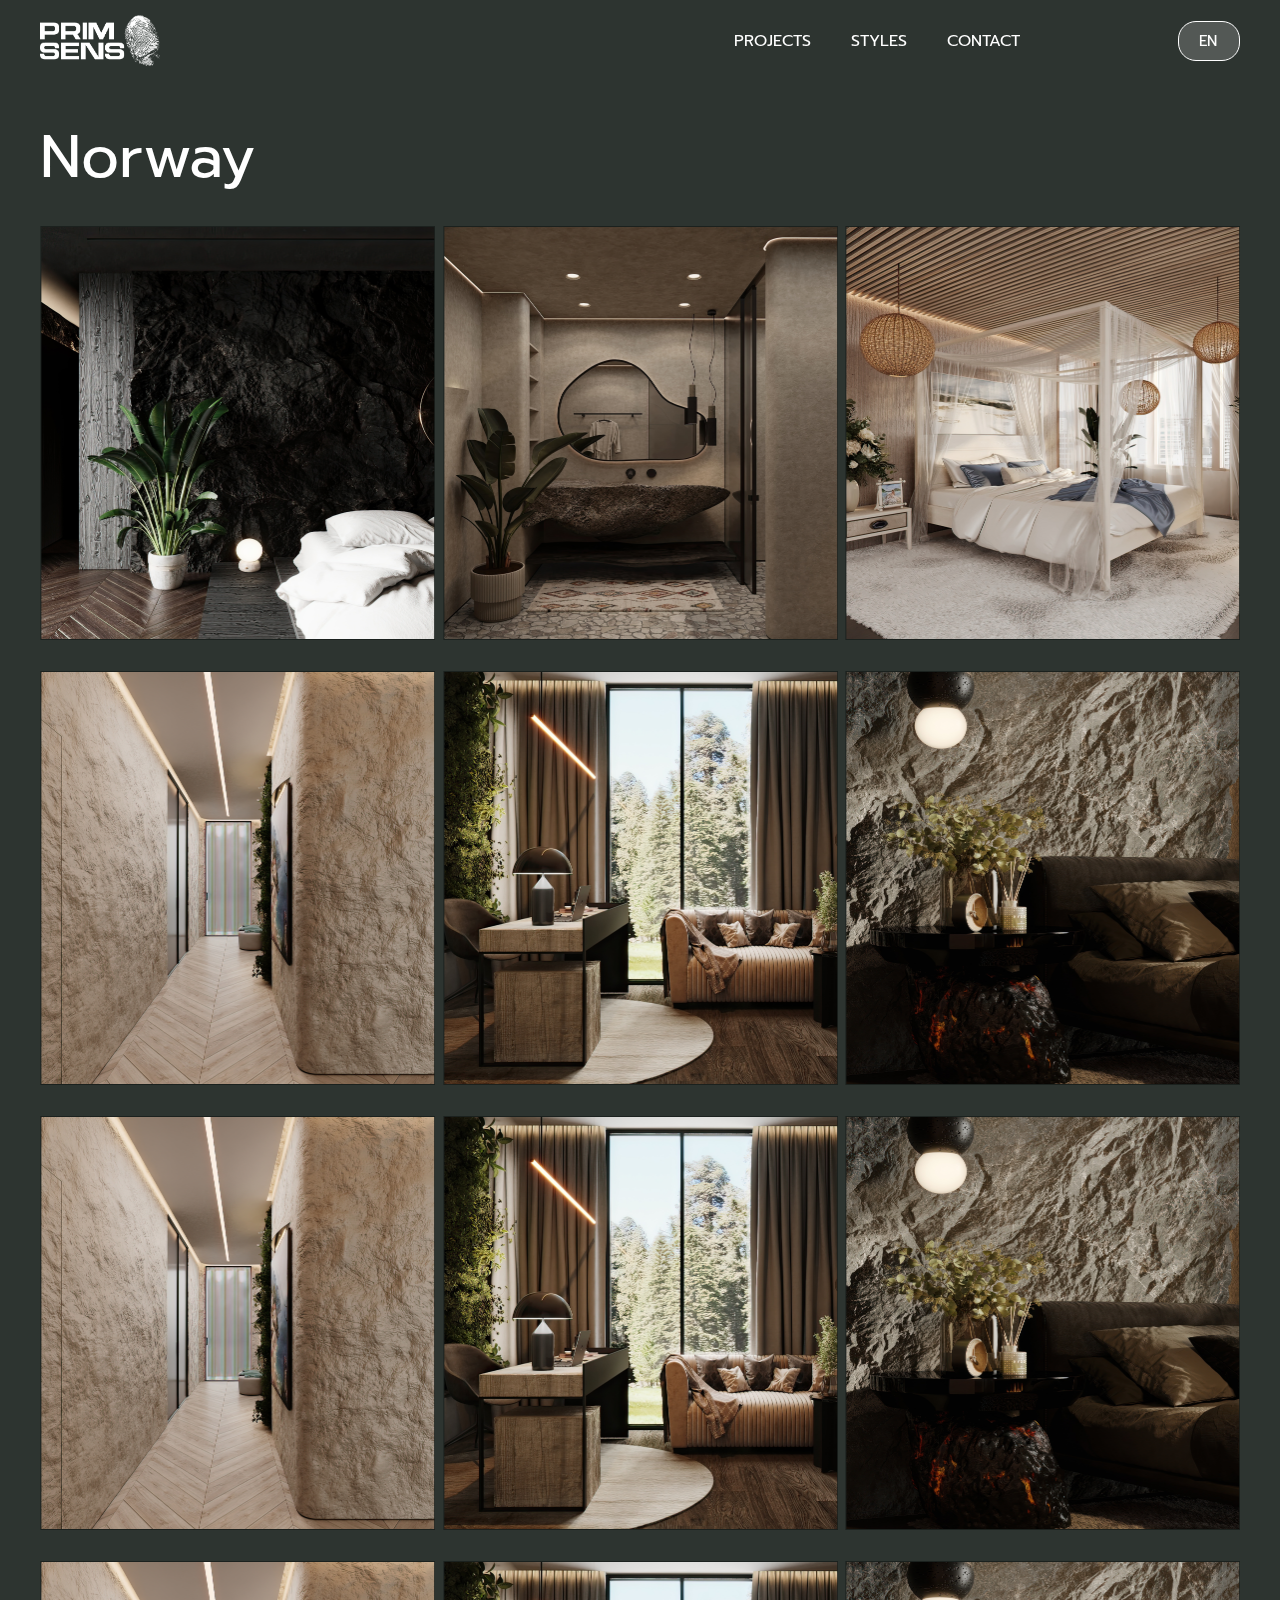
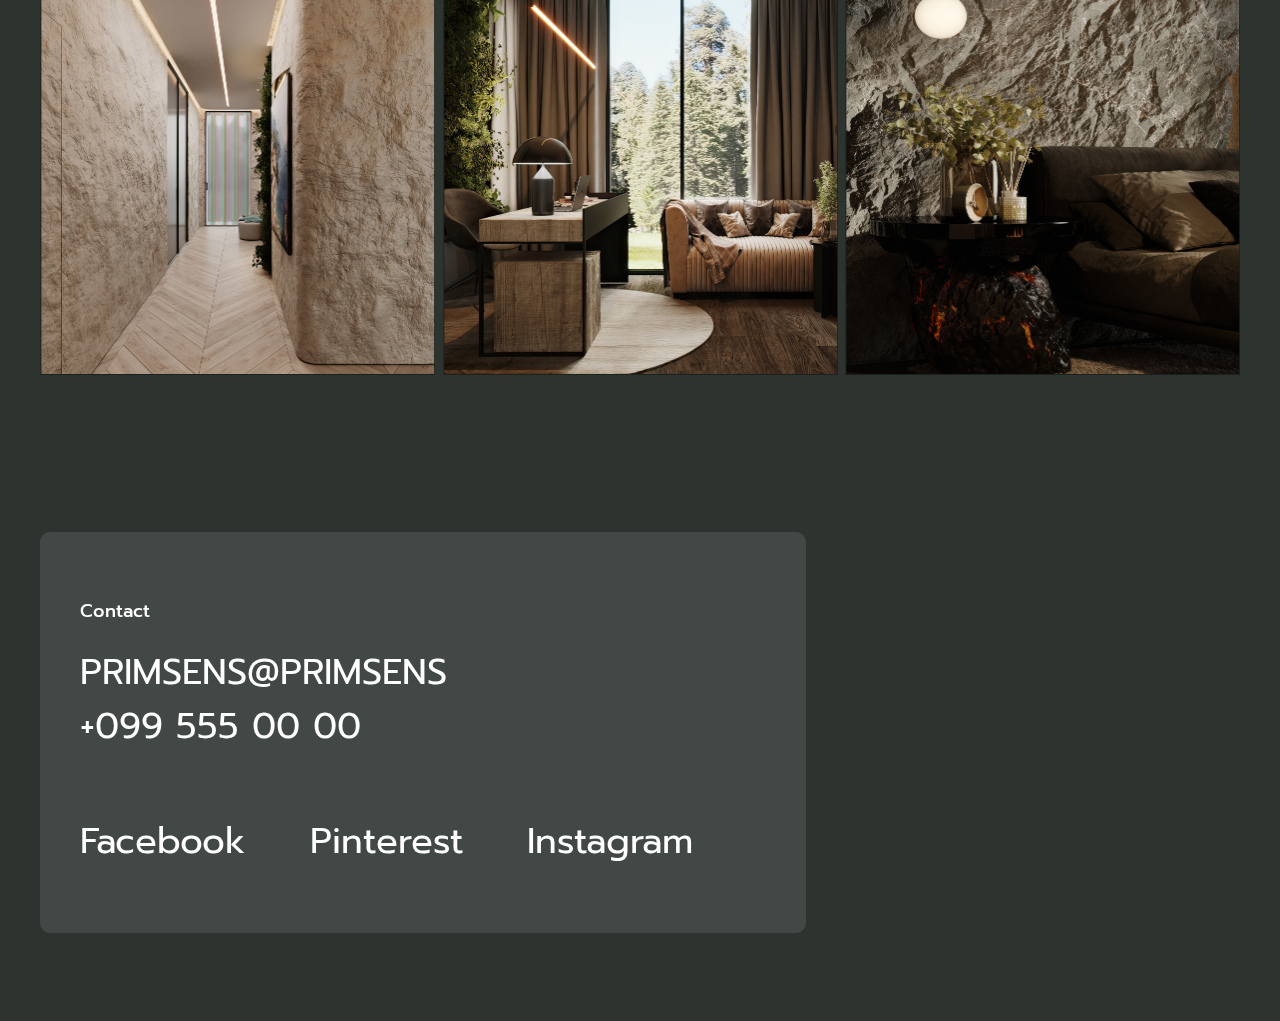
<file: all-styles.html>
<!DOCTYPE html>
<html lang="en">
<head>
    <meta charset="UTF-8">
    <meta name="viewport" content="width=device-width, initial-scale=1.0">

    <title>PrimSens</title>

    <link rel="preconnect" href="https://fonts.googleapis.com">
    <link rel="preconnect" href="https://fonts.gstatic.com" crossorigin>
    <link href="https://fonts.googleapis.com/css2?family=Prompt:ital,wght@0,100;0,200;0,300;0,400;0,500;0,600;0,700;0,800;0,900;1,100;1,200;1,300;1,400;1,500;1,600;1,700;1,800;1,900&display=swap" rel="stylesheet">
    
    <link rel="stylesheet" href="./styles/style.css">

</head>
<body>
    <header>
        <div class="header-container">
        <a href="./index.html"><div class="logo"><img src="./images/logo.png" alt="logo"></div></a>
        

    <nav>
        <div class="navbar">
            <ul class="navbar-links">
                <li><a href="./index.html">PROJECTS</a></li>
                <li> <a href="./out-styles.html">STYLES</a></li>
                <li><a href="#footer">CONTACT</a></li>
            </ul>

            <div class="navbar-tumbler">
                
                <select id="languageDropdown" onchange="updateSelectedLanguage()">
                    <option value="EN">EN</option>
                    <option value="UA">UA</option>
                </select>


            </div>
        </div>
    </nav>

    <div class="burger-menu" id="burger-menu">
        <div class="logo logo-burger"><img src="./images/logo.png" alt="logo"></div>
        <ul>
            <li><a href="./index.html">PROJECTS</a></li>
            <li><a href="./out-styles.html">STYLES</a></li>
            <li><a href="#footer">CONTACT</a></li>
        </ul>

        <div class="dropdown-menu">
            <select id="languageDropdown" onchange="updateSelectedLanguage()">
                <option value="EN">EN</option>
                <option value="UA">UA</option>
            </select>

            <div class="dropdown-links">
                <a href="#">Facebook</a>
                <a href="#">Pinterest</a>
                <a href="#">Instagram</a>
            </div>
        </div>

    </div>
    <div class="burger-icon" id="burger-icon">
        <div class="burger-stick burger-stick1"></div>
        <div class="burger-stick burger-stick2"></div>
    </div>

    </header>

    <main>
        <div class="styles-container">
            <h2 class="our-styles-h2">Norway</h2>
    
            <div class="styles-wrapper">
                <div> <a href="#"><img src="./images/norway.png" alt="" class="style-image"></a></div>
                <div><a href="#"><img src="./images/desert.png" alt="" class="style-image"></a></div>
                <div><a href="#"><img src="./images/ocean.png" alt="" class="style-image"></a></div>
            </div>
    
            <div class="styles-wrapper">
                <div><a href="#"><img src="./images/island.png" alt="" class="style-image"></a></div>
                <div><a href="#"><img src="./images/forest.png" alt="" class="style-image"></a></div>
                <div><a href=""><img src="./images/iceland.png" alt="" class="style-image"></a></div>
            </div>
    
            <div class="styles-wrapper">
                <div><a href="#"><img src="./images/island.png" alt="" class="style-image"></a></div>
                <div><a href="#"><img src="./images/forest.png" alt="" class="style-image"></a></div>
                <div><a href=""><img src="./images/iceland.png" alt="" class="style-image"></a></div>
            </div>
    
            <div class="styles-wrapper">
                <div><a href="#"><img src="./images/island.png" alt="" class="style-image"></a></div>
                <div><a href="#"><img src="./images/forest.png" alt="" class="style-image"></a></div>
                <div><a href=""><img src="./images/iceland.png" alt="" class="style-image"></a></div>
            </div>
    
        </div>
    </main>
    
    <a name="footer"></a>

    <footer>
        <div class="footer-container">
            <div class="footer-contact">
                <div class="footer-contact-tel-mail">
                    <p>Contact</p>
                    <a href="mailto:PRIMSENS@PRIMSENS">PRIMSENS@PRIMSENS</a>
                    <a href="tel:+099 555 00 00">+099 555 00 00</a>
                </div>


                <div class="footer-contact-links-div">
                    <ul class="footer-contact-links">
                        <li>
                            <a href="#">Facebook</a>
                        </li>
                        <li>
                            <a href="#">Pinterest</a>
                        </li>
                        <li>
                            <a href="#">Instagram</a>
                        </li>
                    </ul>
                </div>
            </div>
        </div>
    </footer>

    <script src="./burger-menu.js"></script>
</body>
</html>
</file>
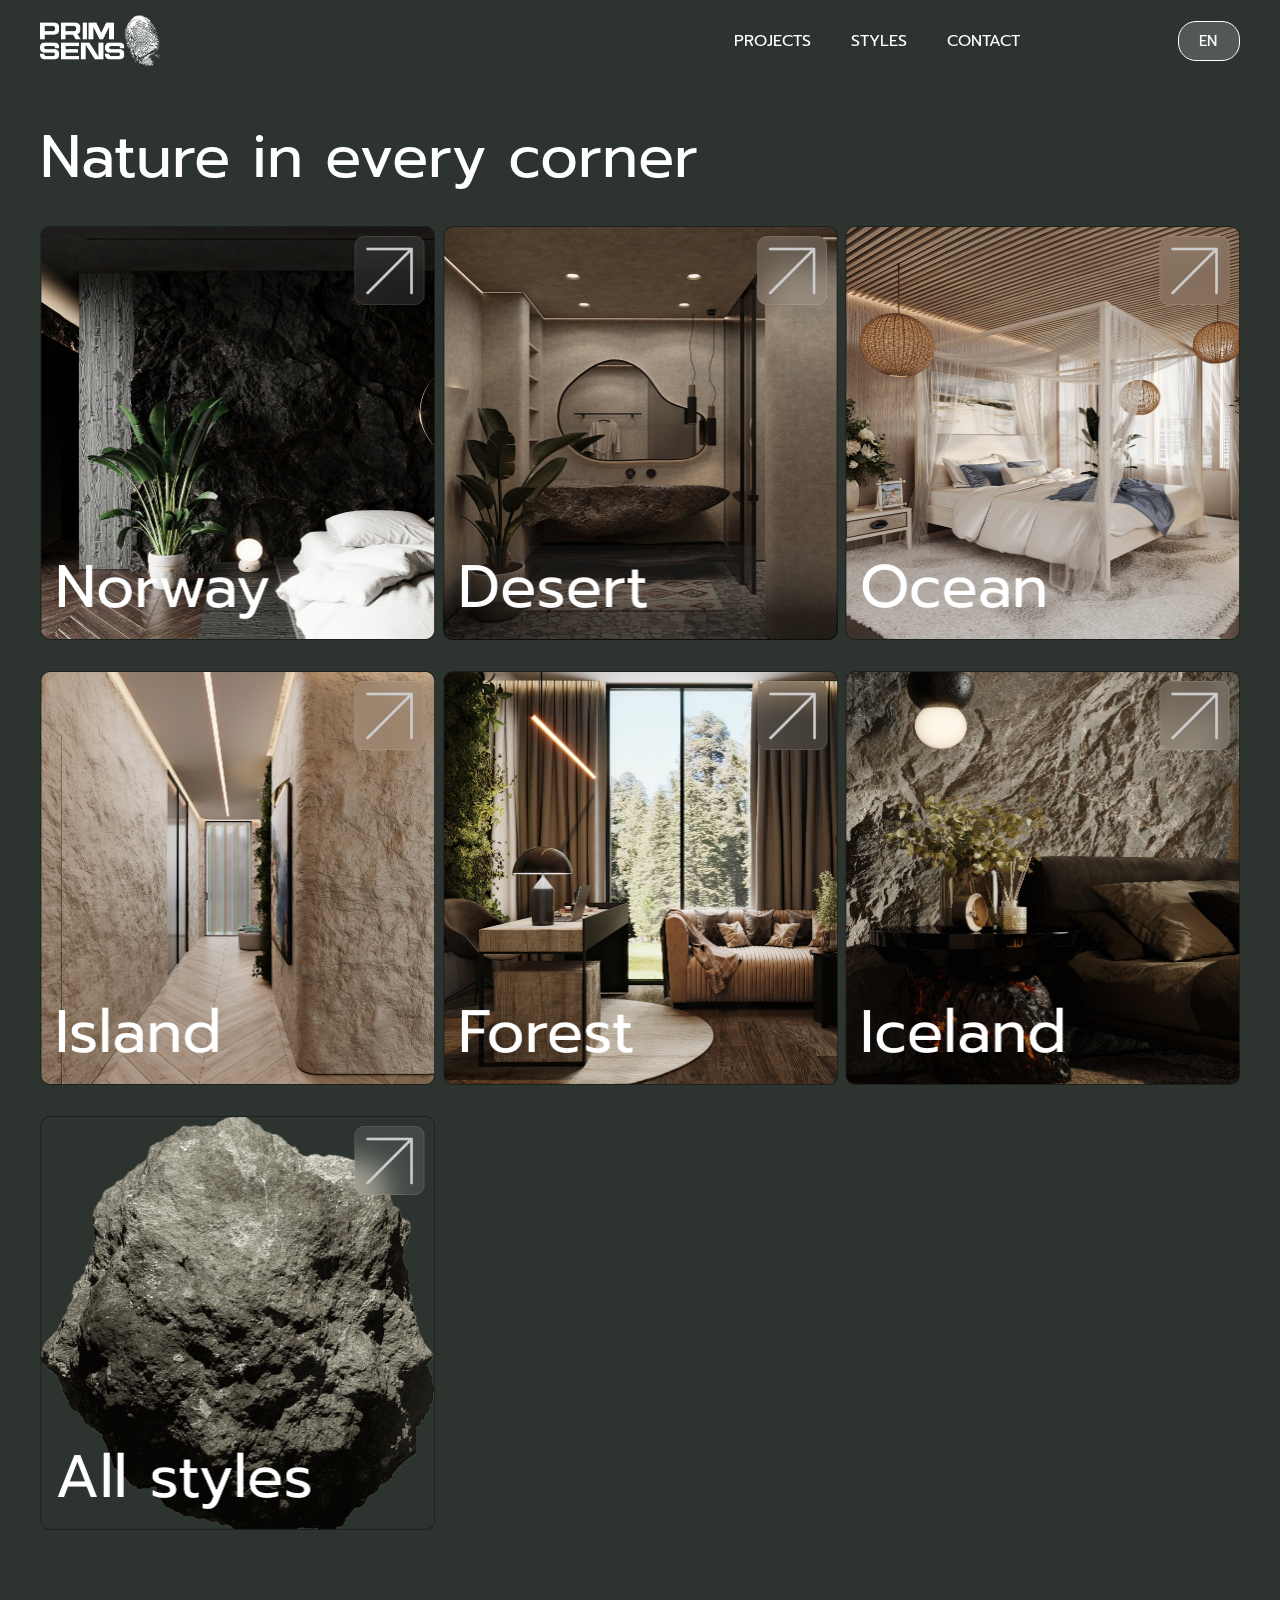
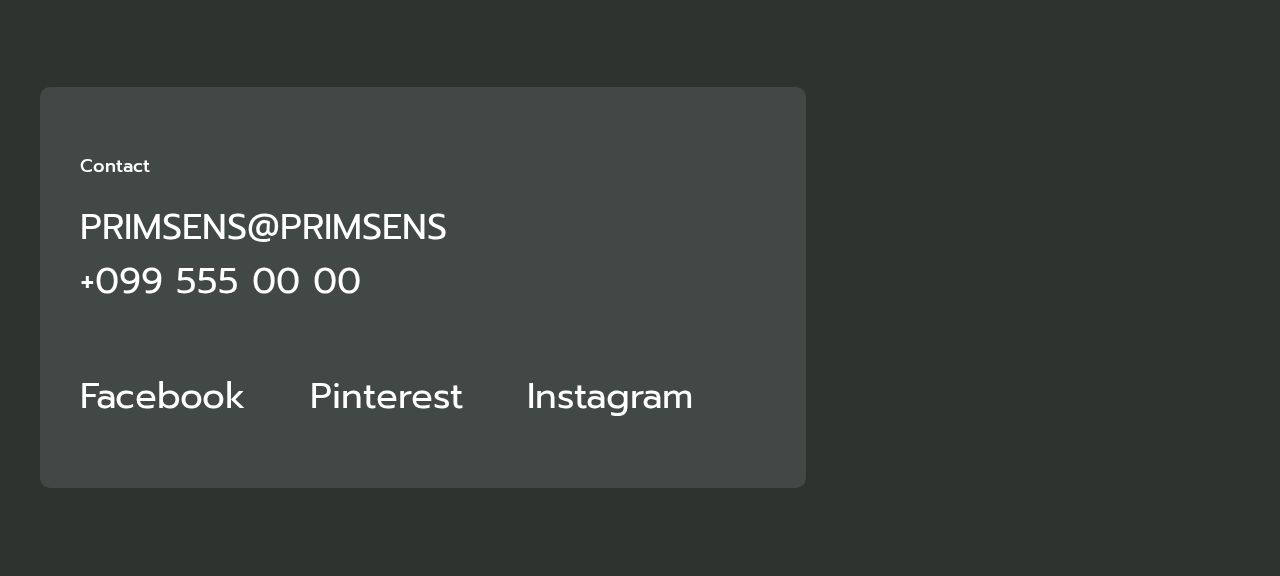
<file: out-styles.html>
<!DOCTYPE html>
<html lang="en">
<head>
    <meta charset="UTF-8">
    <meta name="viewport" content="width=device-width, initial-scale=1.0">

    <title>PrimSens</title>

    <link rel="preconnect" href="https://fonts.googleapis.com">
    <link rel="preconnect" href="https://fonts.gstatic.com" crossorigin>
    <link href="https://fonts.googleapis.com/css2?family=Prompt:ital,wght@0,100;0,200;0,300;0,400;0,500;0,600;0,700;0,800;0,900;1,100;1,200;1,300;1,400;1,500;1,600;1,700;1,800;1,900&display=swap" rel="stylesheet">
    
        <link rel="stylesheet" href="./styles/style.css">
    </head>

</head>
<body>    
    
    <header>
        <div class="header-container">
        <a href="./index.html"><div class="logo"><img src="./images/logo.png" alt="logo"></div></a>
        

    <nav>
        <div class="navbar">
            <ul class="navbar-links">
                <li><a href="./index.html">PROJECTS</a></li>
                <li> <a href="./out-styles.html">STYLES</a></li>
                <li><a href="#footer">CONTACT</a></li>
            </ul>

            <div class="navbar-tumbler">
                
                <select id="languageDropdown" onchange="updateSelectedLanguage()">
                    <option value="EN">EN</option>
                    <option value="UA">UA</option>
                </select>
                

            </div>
        </div>
    </nav>

    <div class="burger-menu" id="burger-menu">
        <div class="logo logo-burger"><img src="./images/logo.png" alt="logo"></div>
        <ul>
            <li><a href="./index.html">PROJECTS</a></li>
            <li><a href="./out-styles.html">STYLES</a></li>
            <li><a href="#footer">CONTACT</a></li>
        </ul>

        <div class="dropdown-menu">
            <select id="languageDropdown" onchange="updateSelectedLanguage()">
                <option value="EN">EN</option>
                <option value="UA">UA</option>
            </select>

            <div class="dropdown-links">
                <a href="#">Facebook</a>
                <a href="#">Pinterest</a>
                <a href="#">Instagram</a>
            </div>
        </div>
    </div>
    <div class="burger-icon" id="burger-icon">
        <div class="burger-stick burger-stick1"></div>
        <div class="burger-stick burger-stick2"></div>
    </div>

    </header>

    <main>
        <div class="styles-container">
            <h2 class="our-styles-h2">Nature in every corner</h2>
    
            <div class="styles-wrapper">
                <div> <a href="./style-norway.html"><img src="./images/group-norway.png" alt="" class="style-image"></a></div>
                <div><a href="./style-desert.html"><img src="./images/group-desert.png" alt="" class="style-image"></a></div>
                <div><a href="./style-ocean.html"><img src="./images/group-ocean.png" alt="" class="style-image"></a></div>
            </div>
    
            <div class="styles-wrapper">
                <div><a href="./style-island.html"><img src="./images/group-island.png" alt="" class="style-image"></a></div>
                <div><a href="./style-forest.html"><img src="./images/group-forest.png" alt="" class="style-image"></a></div>
                <div><a href="./style-iceland.html"><img src="./images/group-iceland.png" alt="" class="style-image"></a></div>
            </div>
    
            <div class="styles-wrapper"><a href="./all-styles.html"><img src="./images/group-all-projects.png" alt="" class="style-image"></a></div>
        </div>
    </main>

    <a name="footer"></a>
    <footer>
        <div class="footer-container">
            <div class="footer-contact">
                <div class="footer-contact-tel-mail">
                    <p>Contact</p>
                    <a href="mailto:PRIMSENS@PRIMSENS">PRIMSENS@PRIMSENS</a>
                    <a href="tel:+099 555 00 00">+099 555 00 00</a>
                </div>


                <div class="footer-contact-links-div">
                    <ul class="footer-contact-links">
                        <li>
                            <a href="#">Facebook</a>
                        </li>
                        <li>
                            <a href="#">Pinterest</a>
                        </li>
                        <li>
                            <a href="#">Instagram</a>
                        </li>
                    </ul>
                </div>
            </div>
        </div>
    </footer>

    <script src="./burger-menu.js"></script>


</body>
</html>
</file>
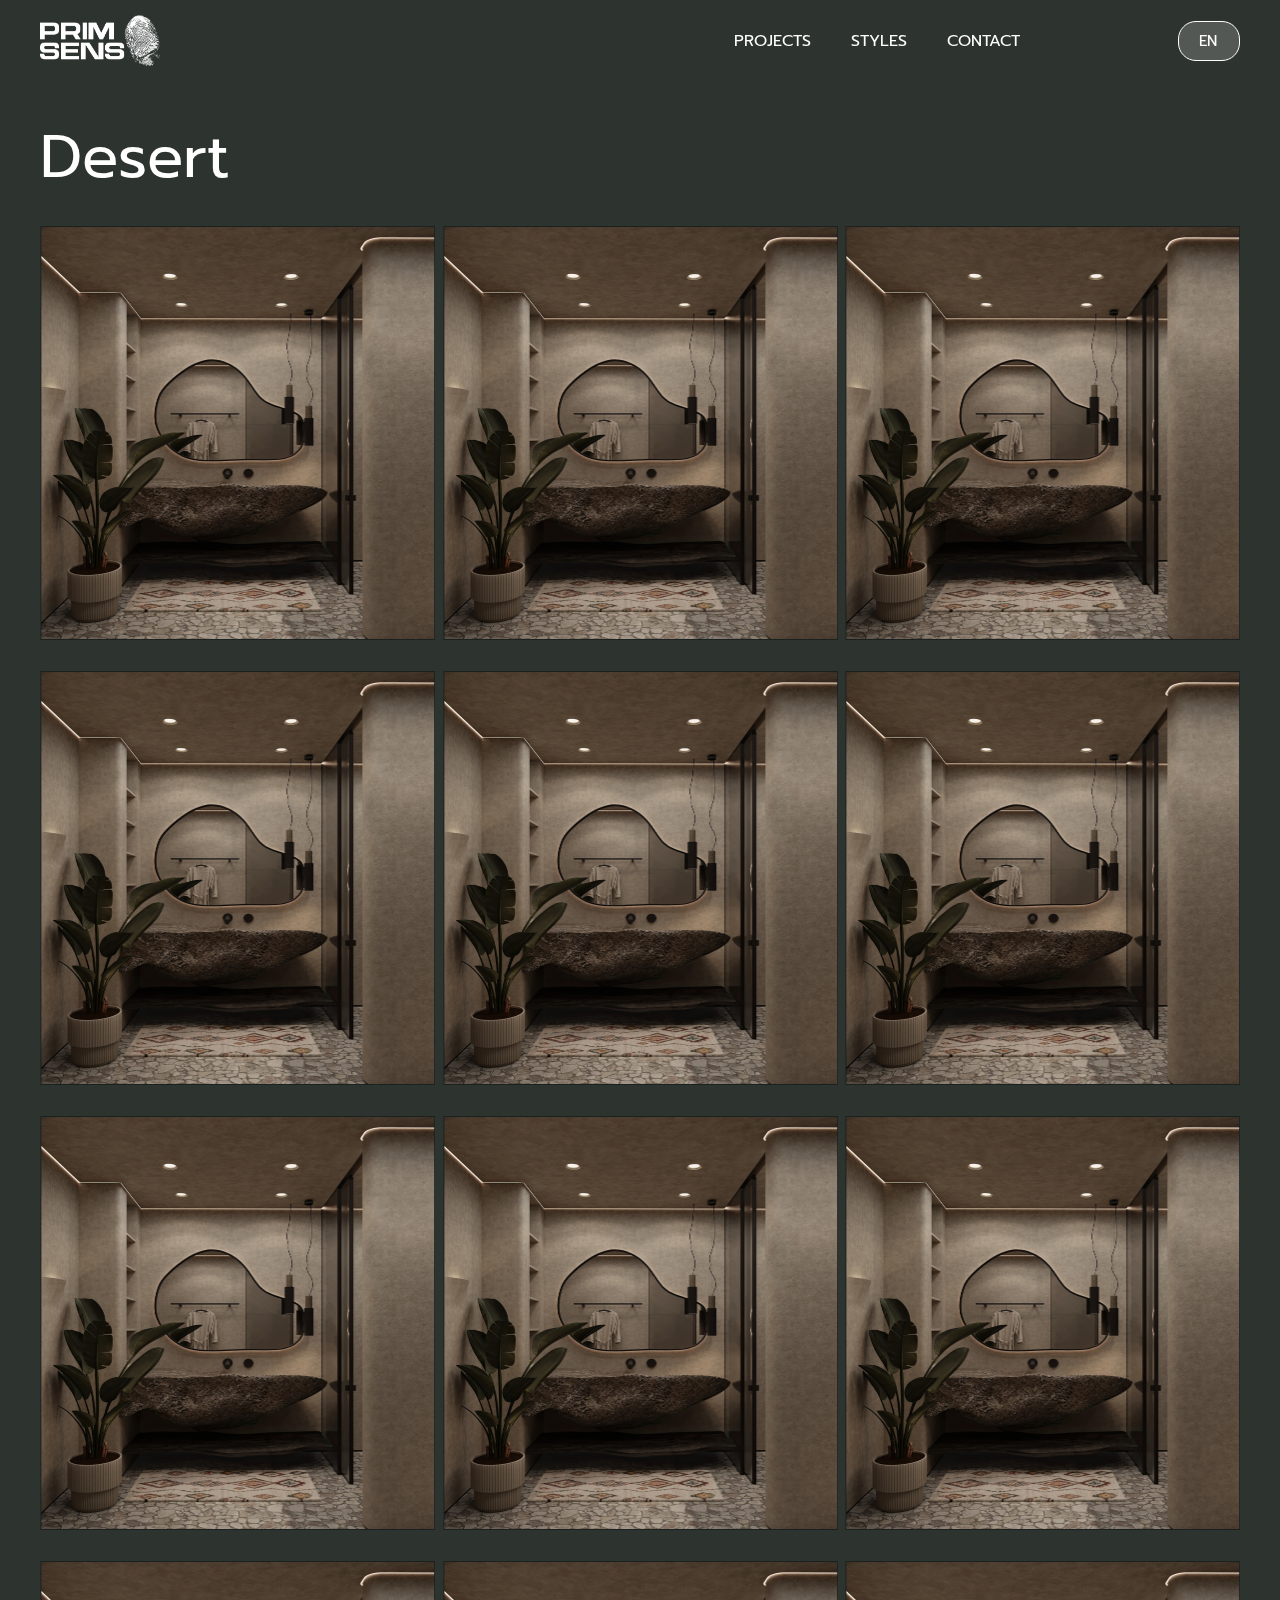
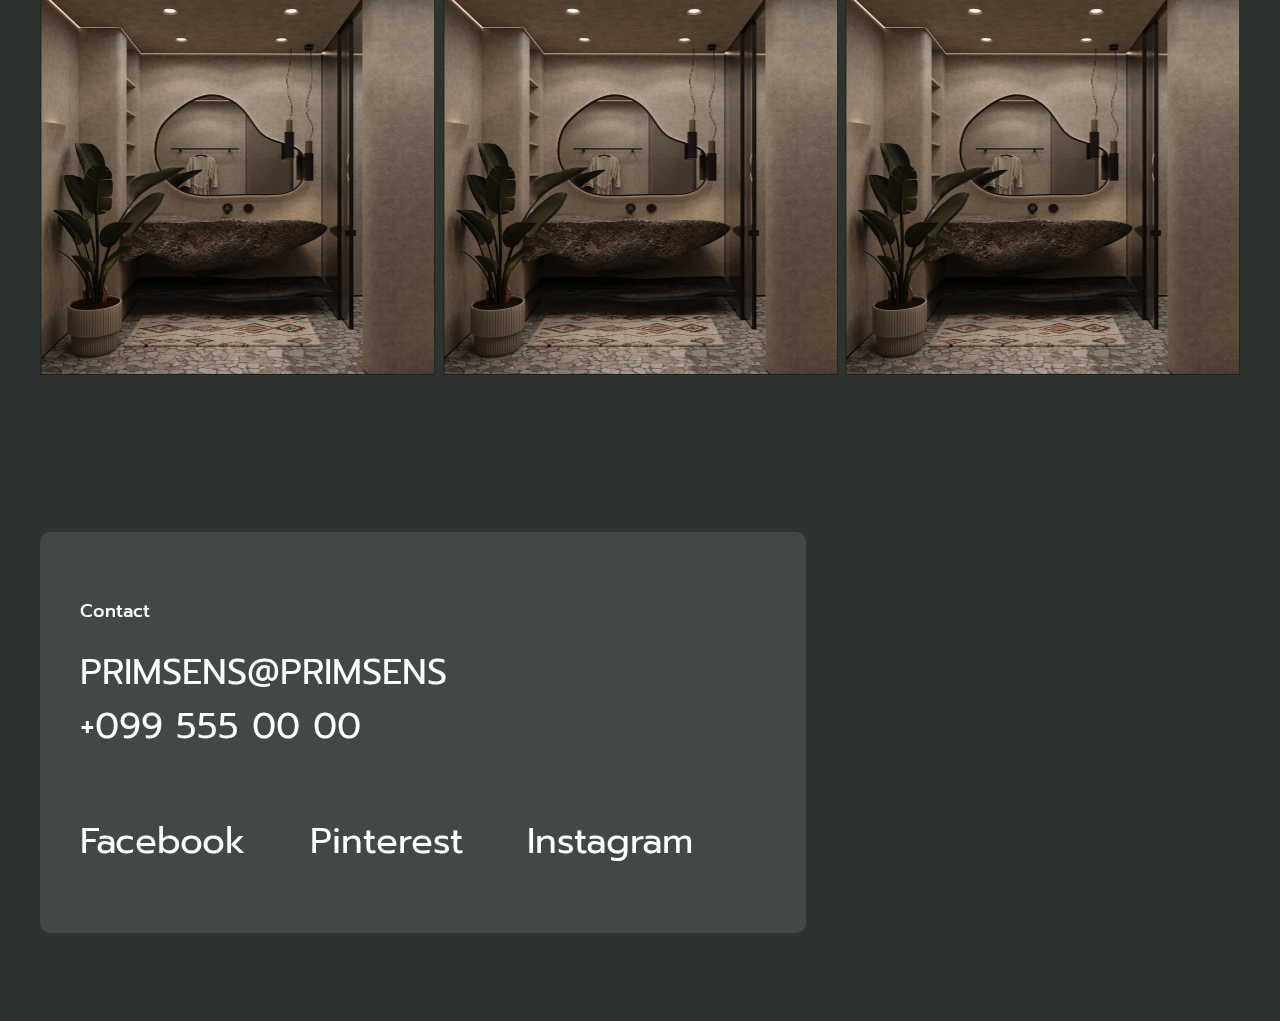
<file: style-desert.html>
<!DOCTYPE html>
<html lang="en">
<head>
    <meta charset="UTF-8">
    <meta name="viewport" content="width=device-width, initial-scale=1.0">

    <title>PrimSens</title>

    <link rel="preconnect" href="https://fonts.googleapis.com">
    <link rel="preconnect" href="https://fonts.gstatic.com" crossorigin>
    <link href="https://fonts.googleapis.com/css2?family=Prompt:ital,wght@0,100;0,200;0,300;0,400;0,500;0,600;0,700;0,800;0,900;1,100;1,200;1,300;1,400;1,500;1,600;1,700;1,800;1,900&display=swap" rel="stylesheet">
    
    <link rel="stylesheet" href="./styles/style.css">

</head>
<body>
    <header>
        <div class="header-container">
        <a href="./index.html"><div class="logo"><img src="./images/logo.png" alt="logo"></div></a>
        

    <nav>
        <div class="navbar">
            <ul class="navbar-links">
                <li><a href="./index.html">PROJECTS</a></li>
                <li> <a href="./out-styles.html">STYLES</a></li>
                <li><a href="#footer">CONTACT</a></li>
            </ul>

            <div class="navbar-tumbler">
                
                <select id="languageDropdown" onchange="updateSelectedLanguage()">
                    <option value="EN">EN</option>
                    <option value="UA">UA</option>
                </select>


            </div>
        </div>
    </nav>

    <div class="burger-menu" id="burger-menu">
        <div class="logo logo-burger"><img src="./images/logo.png" alt="logo"></div>
        <ul>
            <li><a href="./index.html">PROJECTS</a></li>
            <li><a href="./out-styles.html">STYLES</a></li>
            <li><a href="#footer">CONTACT</a></li>
        </ul>

        <div class="dropdown-menu">
            <select id="languageDropdown" onchange="updateSelectedLanguage()">
                <option value="EN">EN</option>
                <option value="UA">UA</option>
            </select>

            <div class="dropdown-links">
                <a href="#">Facebook</a>
                <a href="#">Pinterest</a>
                <a href="#">Instagram</a>
            </div>
        </div>

    </div>
    <div class="burger-icon" id="burger-icon">
        <div class="burger-stick burger-stick1"></div>
        <div class="burger-stick burger-stick2"></div>
    </div>

    </header>

    <main>
        <div class="styles-container">
            <h2 class="our-styles-h2">Desert</h2>
    
            <div class="styles-wrapper">
                <div> <a href="./norway.html"><img src="./images/desert.png" alt="" class="style-image"></a></div>
                <div><a href="./norway.html"><img src="./images/desert.png" alt="" class="style-image"></a></div>
                <div><a href="./norway.html"><img src="./images/desert.png" alt="" class="style-image"></a></div>
            </div>
    
            <div class="styles-wrapper">
                <div><a href="./norway.html"><img src="./images/desert.png" alt="" class="style-image"></a></div>
                <div><a href="./norway.html"><img src="./images/desert.png" alt="" class="style-image"></a></div>
                <div><a href="./norway.html"><img src="./images/desert.png" alt="" class="style-image"></a></div>
            </div>
    
            <div class="styles-wrapper">
                <div><a href="./norway.html"><img src="./images/desert.png" alt="" class="style-image"></a></div>
                <div><a href="./norway.html"><img src="./images/desert.png" alt="" class="style-image"></a></div>
                <div><a href="./norway.html"><img src="./images/desert.png" alt="" class="style-image"></a></div>
            </div>
    
            <div class="styles-wrapper">
                <div><a href="./norway.html"><img src="./images/desert.png" alt="" class="style-image"></a></div>
                <div><a href="./norway.html"><img src="./images/desert.png" alt="" class="style-image"></a></div>
                <div><a href="./norway.html"><img src="./images/desert.png" alt="" class="style-image"></a></div>
            </div>
    
        </div>
    </main>
    
    <a name="footer"></a>

    <footer>
        <div class="footer-container">
            <div class="footer-contact">
                <div class="footer-contact-tel-mail">
                    <p>Contact</p>
                    <a href="mailto:PRIMSENS@PRIMSENS">PRIMSENS@PRIMSENS</a>
                    <a href="tel:+099 555 00 00">+099 555 00 00</a>
                </div>


                <div class="footer-contact-links-div">
                    <ul class="footer-contact-links">
                        <li>
                            <a href="#">Facebook</a>
                        </li>
                        <li>
                            <a href="#">Pinterest</a>
                        </li>
                        <li>
                            <a href="#">Instagram</a>
                        </li>
                    </ul>
                </div>
            </div>
        </div>
    </footer>

    <script src="./burger-menu.js"></script>
</file>
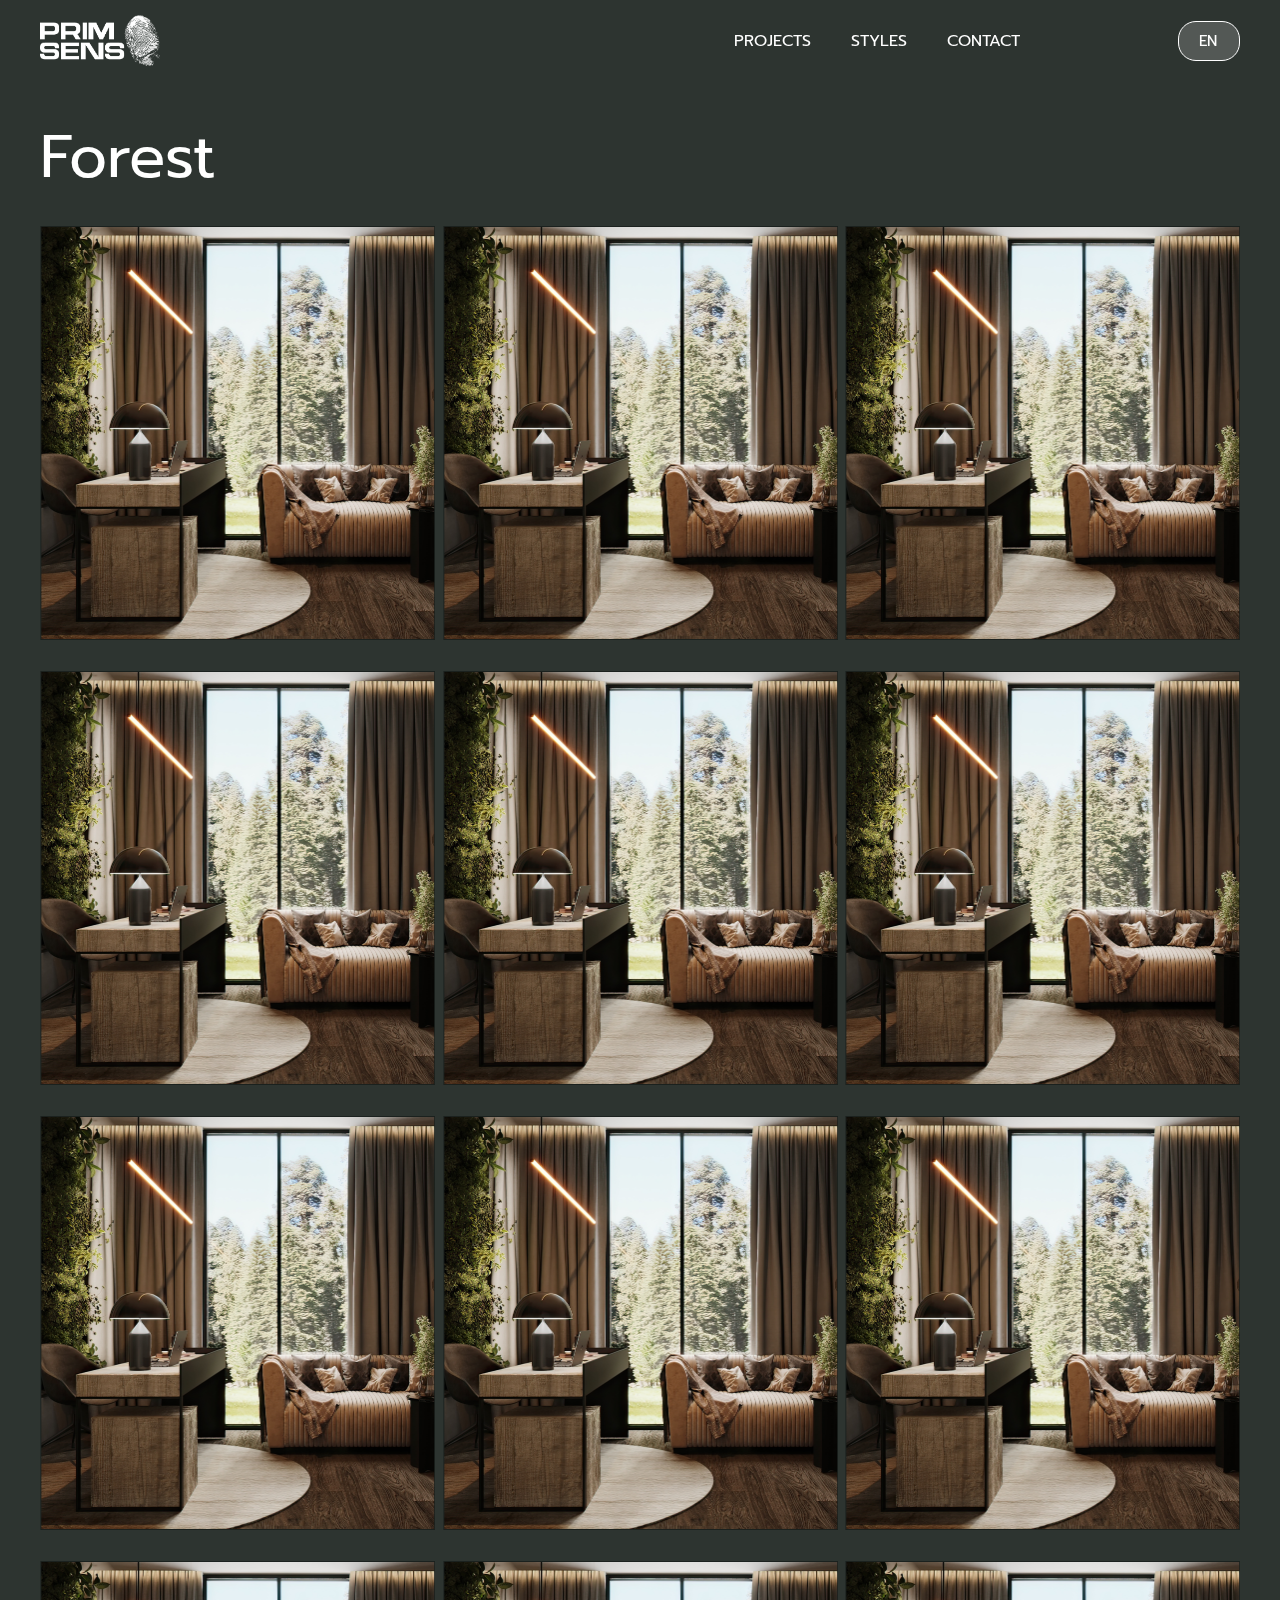
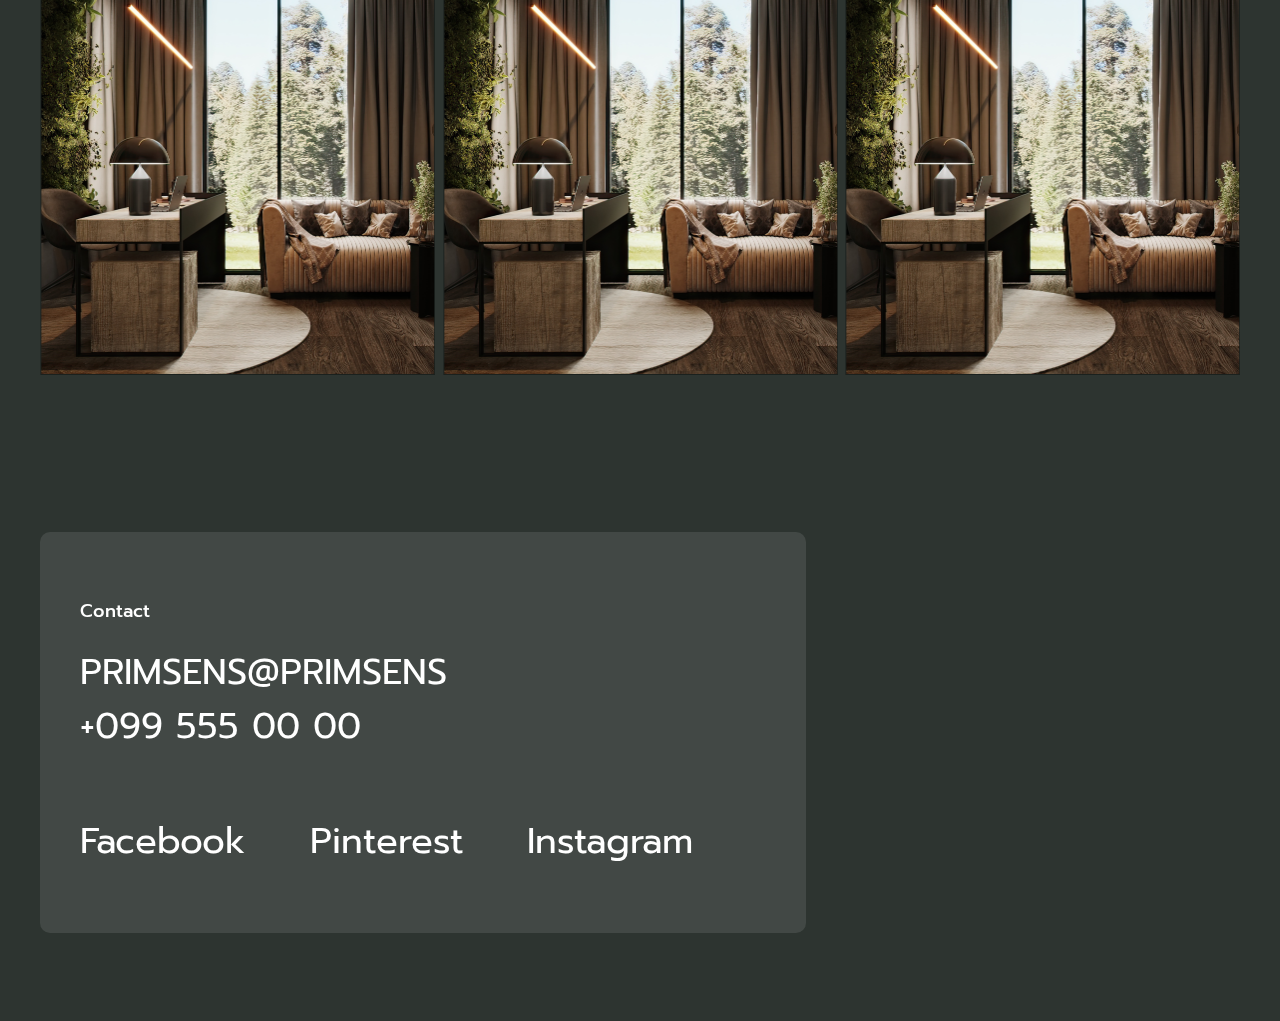
<file: style-forest.html>
<!DOCTYPE html>
<html lang="en">
<head>
    <meta charset="UTF-8">
    <meta name="viewport" content="width=device-width, initial-scale=1.0">

    <title>PrimSens</title>

    <link rel="preconnect" href="https://fonts.googleapis.com">
    <link rel="preconnect" href="https://fonts.gstatic.com" crossorigin>
    <link href="https://fonts.googleapis.com/css2?family=Prompt:ital,wght@0,100;0,200;0,300;0,400;0,500;0,600;0,700;0,800;0,900;1,100;1,200;1,300;1,400;1,500;1,600;1,700;1,800;1,900&display=swap" rel="stylesheet">
    
    <link rel="stylesheet" href="./styles/style.css">

</head>
<body>
    <header>
        <div class="header-container">
        <a href="./index.html"><div class="logo"><img src="./images/logo.png" alt="logo"></div></a>
        

    <nav>
        <div class="navbar">
            <ul class="navbar-links">
                <li><a href="./index.html">PROJECTS</a></li>
                <li> <a href="./out-styles.html">STYLES</a></li>
                <li><a href="#footer">CONTACT</a></li>
            </ul>

            <div class="navbar-tumbler">
                
                <select id="languageDropdown" onchange="updateSelectedLanguage()">
                    <option value="EN">EN</option>
                    <option value="UA">UA</option>
                </select>


            </div>
        </div>
    </nav>

    <div class="burger-menu" id="burger-menu">
        <div class="logo logo-burger"><img src="./images/logo.png" alt="logo"></div>
        <ul>
            <li><a href="./index.html">PROJECTS</a></li>
            <li><a href="./out-styles.html">STYLES</a></li>
            <li><a href="#footer">CONTACT</a></li>
        </ul>

        <div class="dropdown-menu">
            <select id="languageDropdown" onchange="updateSelectedLanguage()">
                <option value="EN">EN</option>
                <option value="UA">UA</option>
            </select>

            <div class="dropdown-links">
                <a href="#">Facebook</a>
                <a href="#">Pinterest</a>
                <a href="#">Instagram</a>
            </div>
        </div>

    </div>
    <div class="burger-icon" id="burger-icon">
        <div class="burger-stick burger-stick1"></div>
        <div class="burger-stick burger-stick2"></div>
    </div>

    </header>

    <main>
        <div class="styles-container">
            <h2 class="our-styles-h2">Forest</h2>
    
            <div class="styles-wrapper">
                <div> <a href="./norway.html"><img src="./images/forest.png" alt="" class="style-image"></a></div>
                <div><a href="./norway.html"><img src="./images/forest.png" alt="" class="style-image"></a></div>
                <div><a href="./norway.html"><img src="./images/forest.png" alt="" class="style-image"></a></div>
            </div>
    
            <div class="styles-wrapper">
                <div><a href="./norway.html"><img src="./images/forest.png" alt="" class="style-image"></a></div>
                <div><a href="./norway.html"><img src="./images/forest.png" alt="" class="style-image"></a></div>
                <div><a href="./norway.html"><img src="./images/forest.png" alt="" class="style-image"></a></div>
            </div>
    
            <div class="styles-wrapper">
                <div><a href="./norway.html"><img src="./images/forest.png" alt="" class="style-image"></a></div>
                <div><a href="./norway.html"><img src="./images/forest.png" alt="" class="style-image"></a></div>
                <div><a href="./norway.html"><img src="./images/forest.png" alt="" class="style-image"></a></div>
            </div>
    
            <div class="styles-wrapper">
                <div><a href="./norway.html"><img src="./images/forest.png" alt="" class="style-image"></a></div>
                <div><a href="./norway.html"><img src="./images/forest.png" alt="" class="style-image"></a></div>
                <div><a href="./norway.html"><img src="./images/forest.png" alt="" class="style-image"></a></div>
            </div>
    
        </div>
    </main>
    
    <a name="footer"></a>

    <footer>
        <div class="footer-container">
            <div class="footer-contact">
                <div class="footer-contact-tel-mail">
                    <p>Contact</p>
                    <a href="mailto:PRIMSENS@PRIMSENS">PRIMSENS@PRIMSENS</a>
                    <a href="tel:+099 555 00 00">+099 555 00 00</a>
                </div>


                <div class="footer-contact-links-div">
                    <ul class="footer-contact-links">
                        <li>
                            <a href="#">Facebook</a>
                        </li>
                        <li>
                            <a href="#">Pinterest</a>
                        </li>
                        <li>
                            <a href="#">Instagram</a>
                        </li>
                    </ul>
                </div>
            </div>
        </div>
    </footer>

    <script src="./burger-menu.js"></script>
</file>
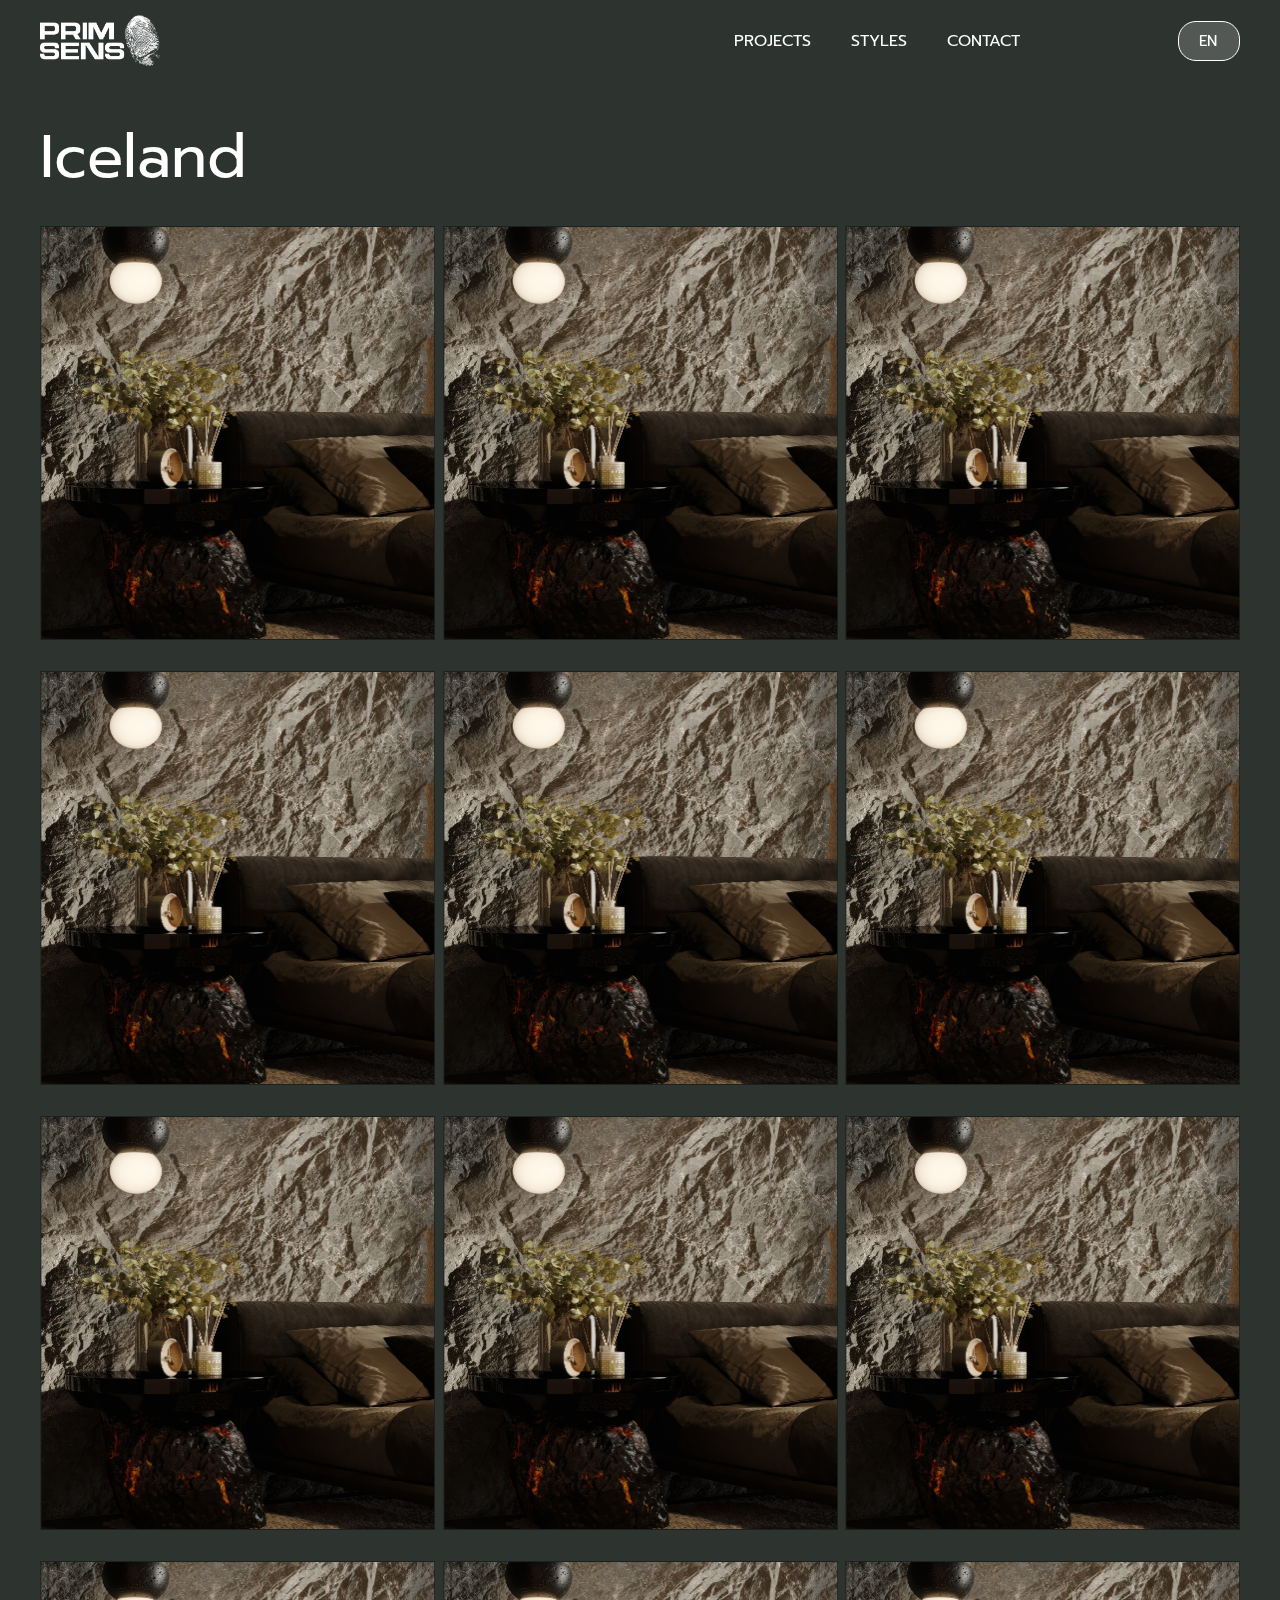
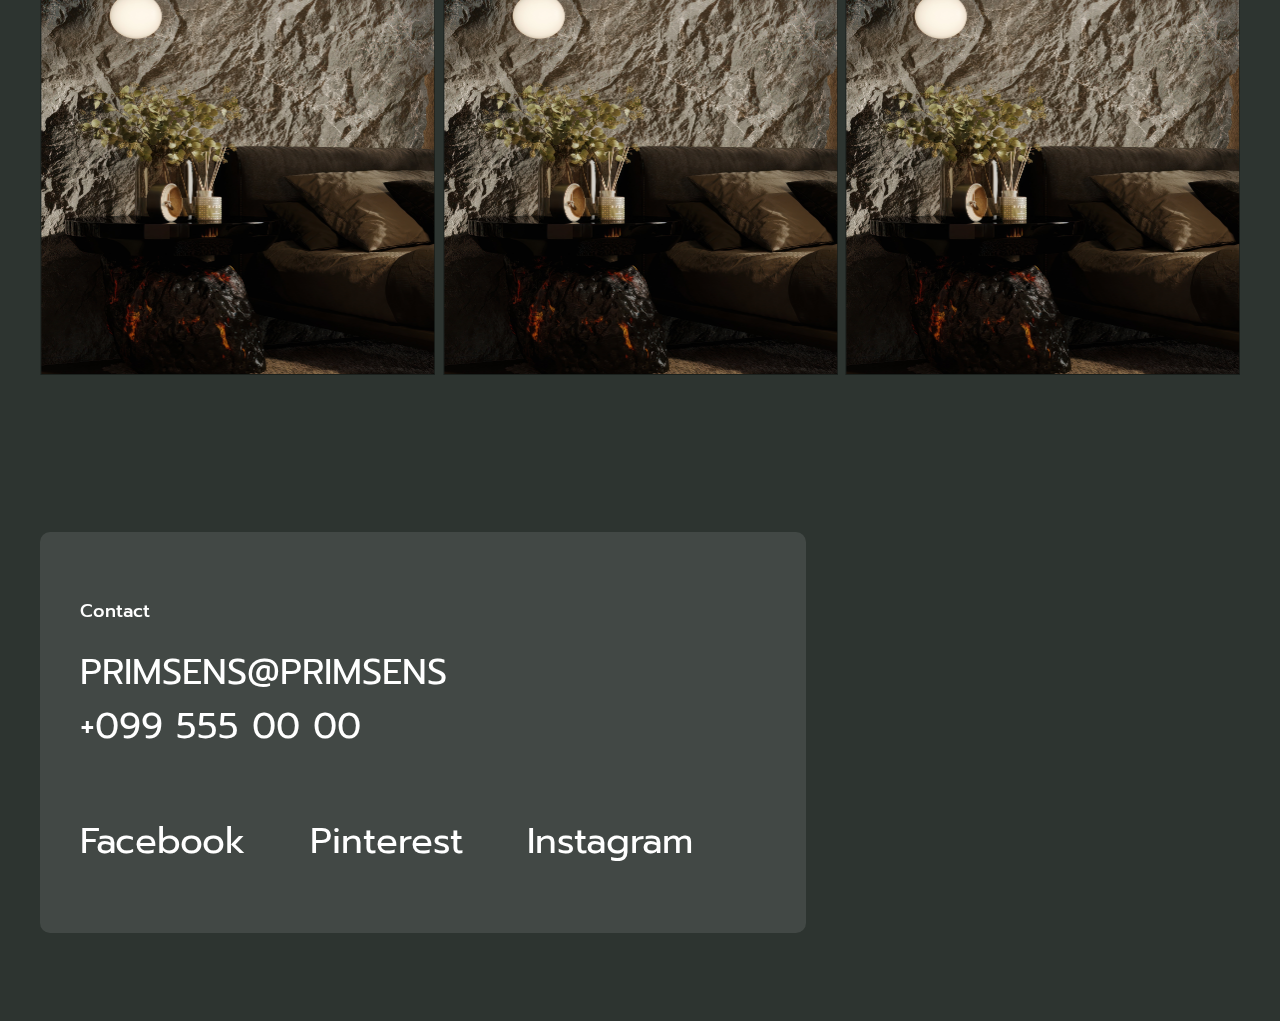
<file: style-iceland.html>
<!DOCTYPE html>
<html lang="en">
<head>
    <meta charset="UTF-8">
    <meta name="viewport" content="width=device-width, initial-scale=1.0">

    <title>PrimSens</title>

    <link rel="preconnect" href="https://fonts.googleapis.com">
    <link rel="preconnect" href="https://fonts.gstatic.com" crossorigin>
    <link href="https://fonts.googleapis.com/css2?family=Prompt:ital,wght@0,100;0,200;0,300;0,400;0,500;0,600;0,700;0,800;0,900;1,100;1,200;1,300;1,400;1,500;1,600;1,700;1,800;1,900&display=swap" rel="stylesheet">
    
    <link rel="stylesheet" href="./styles/style.css">

</head>
<body>
    <header>
        <div class="header-container">
        <a href="./index.html"><div class="logo"><img src="./images/logo.png" alt="logo"></div></a>
        

    <nav>
        <div class="navbar">
            <ul class="navbar-links">
                <li><a href="./index.html">PROJECTS</a></li>
                <li> <a href="./out-styles.html">STYLES</a></li>
                <li><a href="#footer">CONTACT</a></li>
            </ul>

            <div class="navbar-tumbler">
                
                <select id="languageDropdown" onchange="updateSelectedLanguage()">
                    <option value="EN">EN</option>
                    <option value="UA">UA</option>
                </select>


            </div>
        </div>
    </nav>

    <div class="burger-menu" id="burger-menu">
        <div class="logo logo-burger"><img src="./images/logo.png" alt="logo"></div>
        <ul>
            <li><a href="./index.html">PROJECTS</a></li>
            <li><a href="./out-styles.html">STYLES</a></li>
            <li><a href="#footer">CONTACT</a></li>
        </ul>

        <div class="dropdown-menu">
            <select id="languageDropdown" onchange="updateSelectedLanguage()">
                <option value="EN">EN</option>
                <option value="UA">UA</option>
            </select>

            <div class="dropdown-links">
                <a href="#">Facebook</a>
                <a href="#">Pinterest</a>
                <a href="#">Instagram</a>
            </div>
        </div>

    </div>
    <div class="burger-icon" id="burger-icon">
        <div class="burger-stick burger-stick1"></div>
        <div class="burger-stick burger-stick2"></div>
    </div>

    </header>

    <main>
        <div class="styles-container">
            <h2 class="our-styles-h2">Iceland</h2>
    
            <div class="styles-wrapper">
                <div> <a href="./norway.html"><img src="./images/iceland.png" alt="" class="style-image"></a></div>
                <div><a href="./norway.html"><img src="./images/iceland.png" alt="" class="style-image"></a></div>
                <div><a href="./norway.html"><img src="./images/iceland.png" alt="" class="style-image"></a></div>
            </div>
    
            <div class="styles-wrapper">
                <div><a href="./norway.html"><img src="./images/iceland.png" alt="" class="style-image"></a></div>
                <div><a href="./norway.html"><img src="./images/iceland.png" alt="" class="style-image"></a></div>
                <div><a href="./norway.html"><img src="./images/iceland.png" alt="" class="style-image"></a></div>
            </div>
    
            <div class="styles-wrapper">
                <div><a href="./norway.html"><img src="./images/iceland.png" alt="" class="style-image"></a></div>
                <div><a href="./norway.html"><img src="./images/iceland.png" alt="" class="style-image"></a></div>
                <div><a href="./norway.html"><img src="./images/iceland.png" alt="" class="style-image"></a></div>
            </div>
    
            <div class="styles-wrapper">
                <div><a href="./norway.html"><img src="./images/iceland.png" alt="" class="style-image"></a></div>
                <div><a href="./norway.html"><img src="./images/iceland.png" alt="" class="style-image"></a></div>
                <div><a href="./norway.html"><img src="./images/iceland.png" alt="" class="style-image"></a></div>
            </div>
    
        </div>
    </main>
    
    <a name="footer"></a>

    <footer>
        <div class="footer-container">
            <div class="footer-contact">
                <div class="footer-contact-tel-mail">
                    <p>Contact</p>
                    <a href="mailto:PRIMSENS@PRIMSENS">PRIMSENS@PRIMSENS</a>
                    <a href="tel:+099 555 00 00">+099 555 00 00</a>
                </div>


                <div class="footer-contact-links-div">
                    <ul class="footer-contact-links">
                        <li>
                            <a href="#">Facebook</a>
                        </li>
                        <li>
                            <a href="#">Pinterest</a>
                        </li>
                        <li>
                            <a href="#">Instagram</a>
                        </li>
                    </ul>
                </div>
            </div>
        </div>
    </footer>

    <script src="./burger-menu.js"></script>
</file>
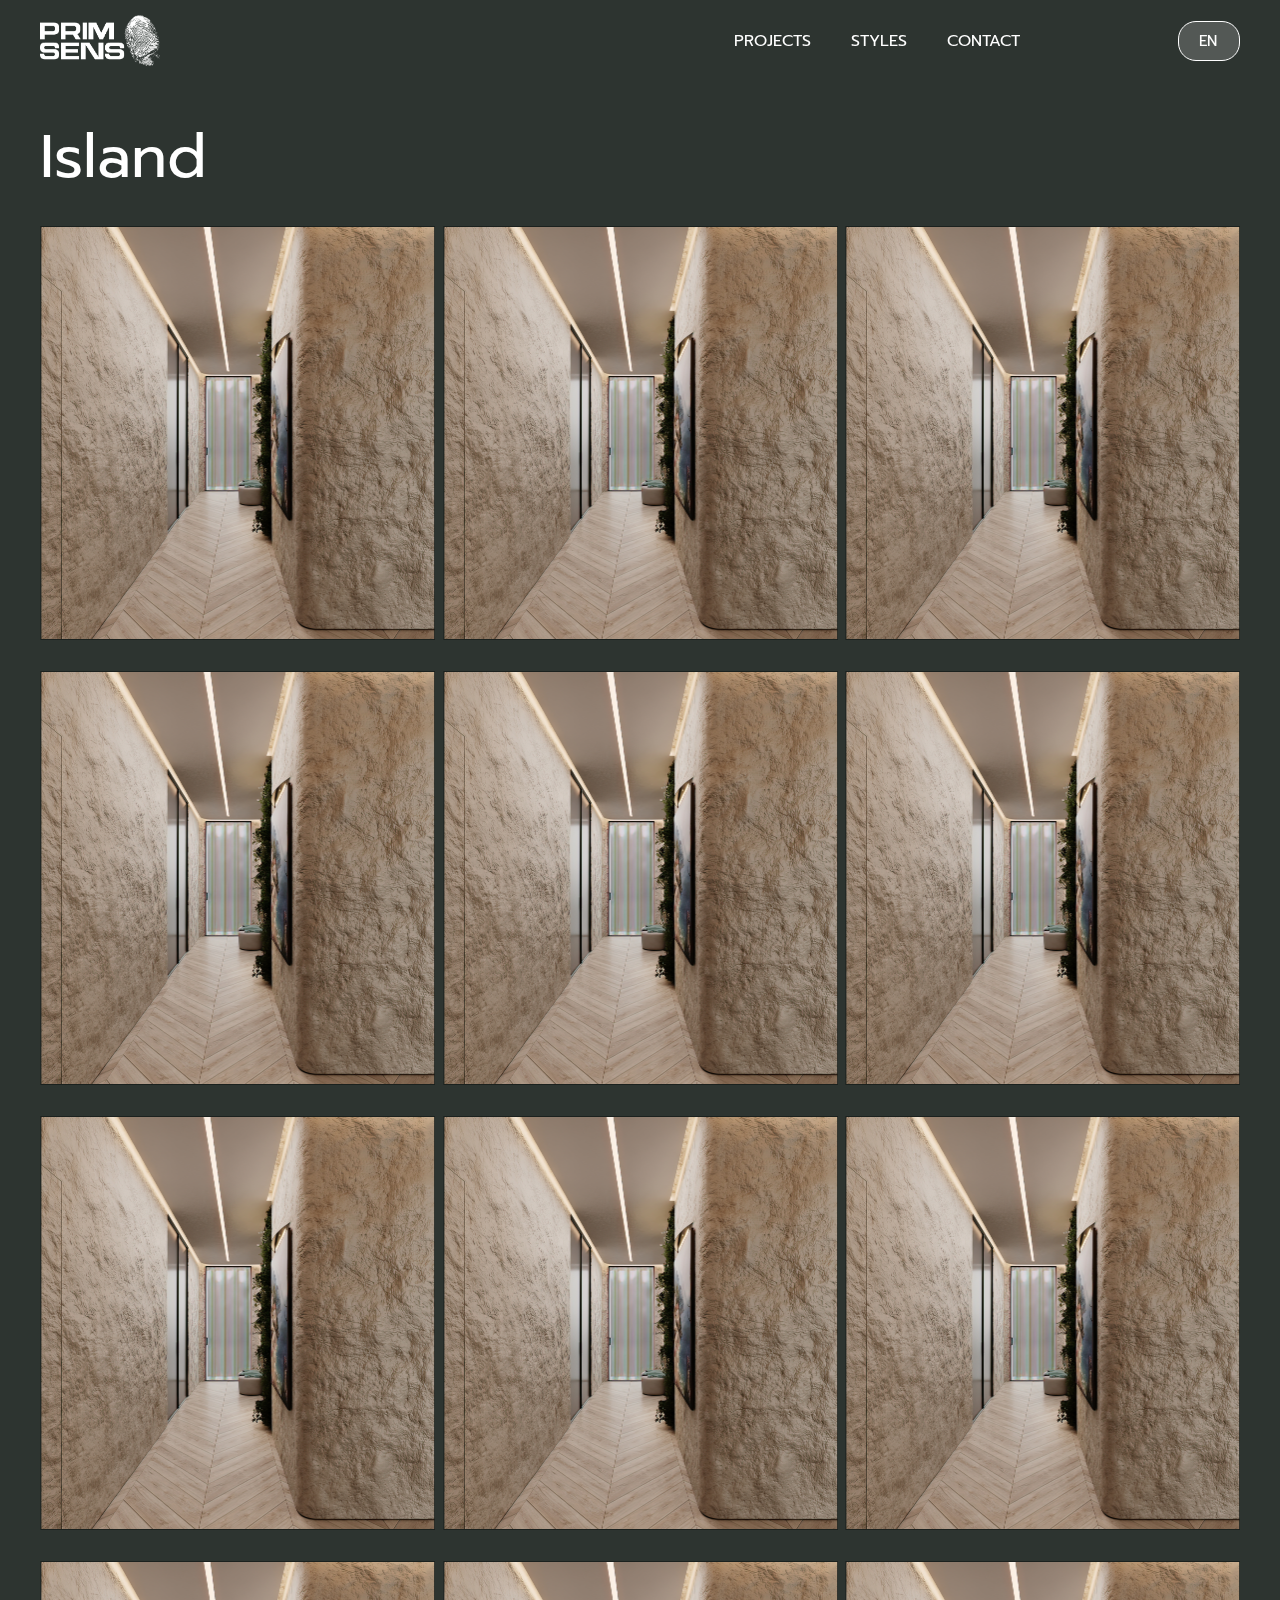
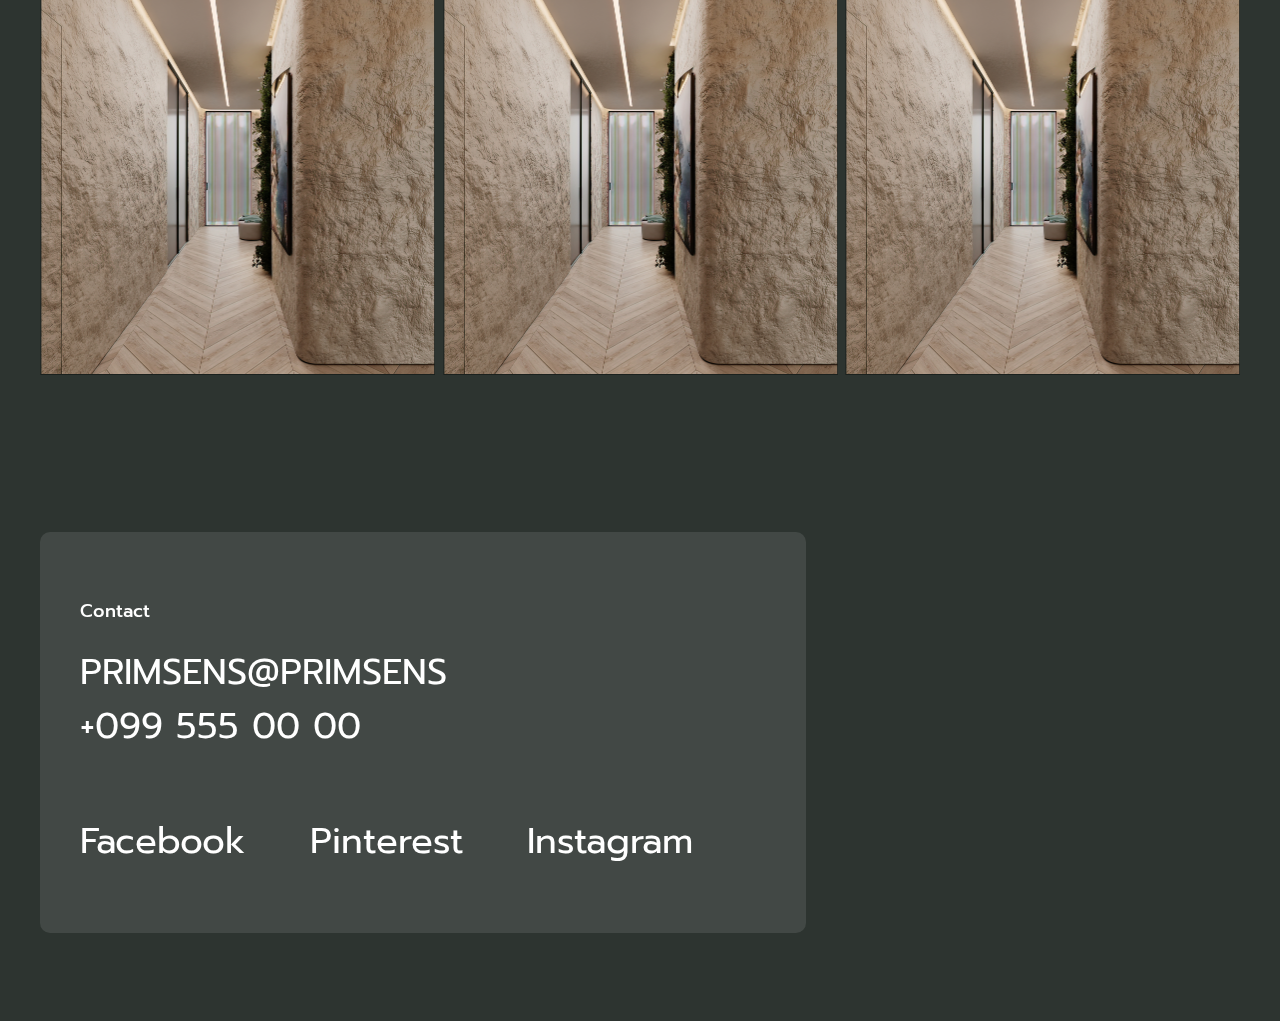
<file: style-island.html>
<!DOCTYPE html>
<html lang="en">
<head>
    <meta charset="UTF-8">
    <meta name="viewport" content="width=device-width, initial-scale=1.0">

    <title>PrimSens</title>

    <link rel="preconnect" href="https://fonts.googleapis.com">
    <link rel="preconnect" href="https://fonts.gstatic.com" crossorigin>
    <link href="https://fonts.googleapis.com/css2?family=Prompt:ital,wght@0,100;0,200;0,300;0,400;0,500;0,600;0,700;0,800;0,900;1,100;1,200;1,300;1,400;1,500;1,600;1,700;1,800;1,900&display=swap" rel="stylesheet">
    
    <link rel="stylesheet" href="./styles/style.css">

</head>
<body>
    <header>
        <div class="header-container">
        <a href="./index.html"><div class="logo"><img src="./images/logo.png" alt="logo"></div></a>
        

    <nav>
        <div class="navbar">
            <ul class="navbar-links">
                <li><a href="./index.html">PROJECTS</a></li>
                <li> <a href="./out-styles.html">STYLES</a></li>
                <li><a href="#footer">CONTACT</a></li>
            </ul>

            <div class="navbar-tumbler">
                
                <select id="languageDropdown" onchange="updateSelectedLanguage()">
                    <option value="EN">EN</option>
                    <option value="UA">UA</option>
                </select>


            </div>
        </div>
    </nav>

    <div class="burger-menu" id="burger-menu">
        <div class="logo logo-burger"><img src="./images/logo.png" alt="logo"></div>
        <ul>
            <li><a href="./index.html">PROJECTS</a></li>
            <li><a href="./out-styles.html">STYLES</a></li>
            <li><a href="#footer">CONTACT</a></li>
        </ul>

        <div class="dropdown-menu">
            <select id="languageDropdown" onchange="updateSelectedLanguage()">
                <option value="EN">EN</option>
                <option value="UA">UA</option>
            </select>

            <div class="dropdown-links">
                <a href="#">Facebook</a>
                <a href="#">Pinterest</a>
                <a href="#">Instagram</a>
            </div>
        </div>

    </div>
    <div class="burger-icon" id="burger-icon">
        <div class="burger-stick burger-stick1"></div>
        <div class="burger-stick burger-stick2"></div>
    </div>

    </header>

    <main>
        <div class="styles-container">
            <h2 class="our-styles-h2">Island</h2>
    
            <div class="styles-wrapper">
                <div> <a href="./norway.html"><img src="./images/island.png" alt="" class="style-image"></a></div>
                <div><a href="./norway.html"><img src="./images/island.png" alt="" class="style-image"></a></div>
                <div><a href="./norway.html"><img src="./images/island.png" alt="" class="style-image"></a></div>
            </div>
    
            <div class="styles-wrapper">
                <div><a href="./norway.html"><img src="./images/island.png" alt="" class="style-image"></a></div>
                <div><a href="./norway.html"><img src="./images/island.png" alt="" class="style-image"></a></div>
                <div><a href="./norway.html"><img src="./images/island.png" alt="" class="style-image"></a></div>
            </div>
    
            <div class="styles-wrapper">
                <div><a href="./norway.html"><img src="./images/island.png" alt="" class="style-image"></a></div>
                <div><a href="./norway.html"><img src="./images/island.png" alt="" class="style-image"></a></div>
                <div><a href="./norway.html"><img src="./images/island.png" alt="" class="style-image"></a></div>
            </div>
    
            <div class="styles-wrapper">
                <div><a href="./norway.html"><img src="./images/island.png" alt="" class="style-image"></a></div>
                <div><a href="./norway.html"><img src="./images/island.png" alt="" class="style-image"></a></div>
                <div><a href="./norway.html"><img src="./images/island.png" alt="" class="style-image"></a></div>
            </div>
    
        </div>
    </main>
    
    <a name="footer"></a>

    <footer>
        <div class="footer-container">
            <div class="footer-contact">
                <div class="footer-contact-tel-mail">
                    <p>Contact</p>
                    <a href="mailto:PRIMSENS@PRIMSENS">PRIMSENS@PRIMSENS</a>
                    <a href="tel:+099 555 00 00">+099 555 00 00</a>
                </div>


                <div class="footer-contact-links-div">
                    <ul class="footer-contact-links">
                        <li>
                            <a href="#">Facebook</a>
                        </li>
                        <li>
                            <a href="#">Pinterest</a>
                        </li>
                        <li>
                            <a href="#">Instagram</a>
                        </li>
                    </ul>
                </div>
            </div>
        </div>
    </footer>

    <script src="./burger-menu.js"></script>
</file>
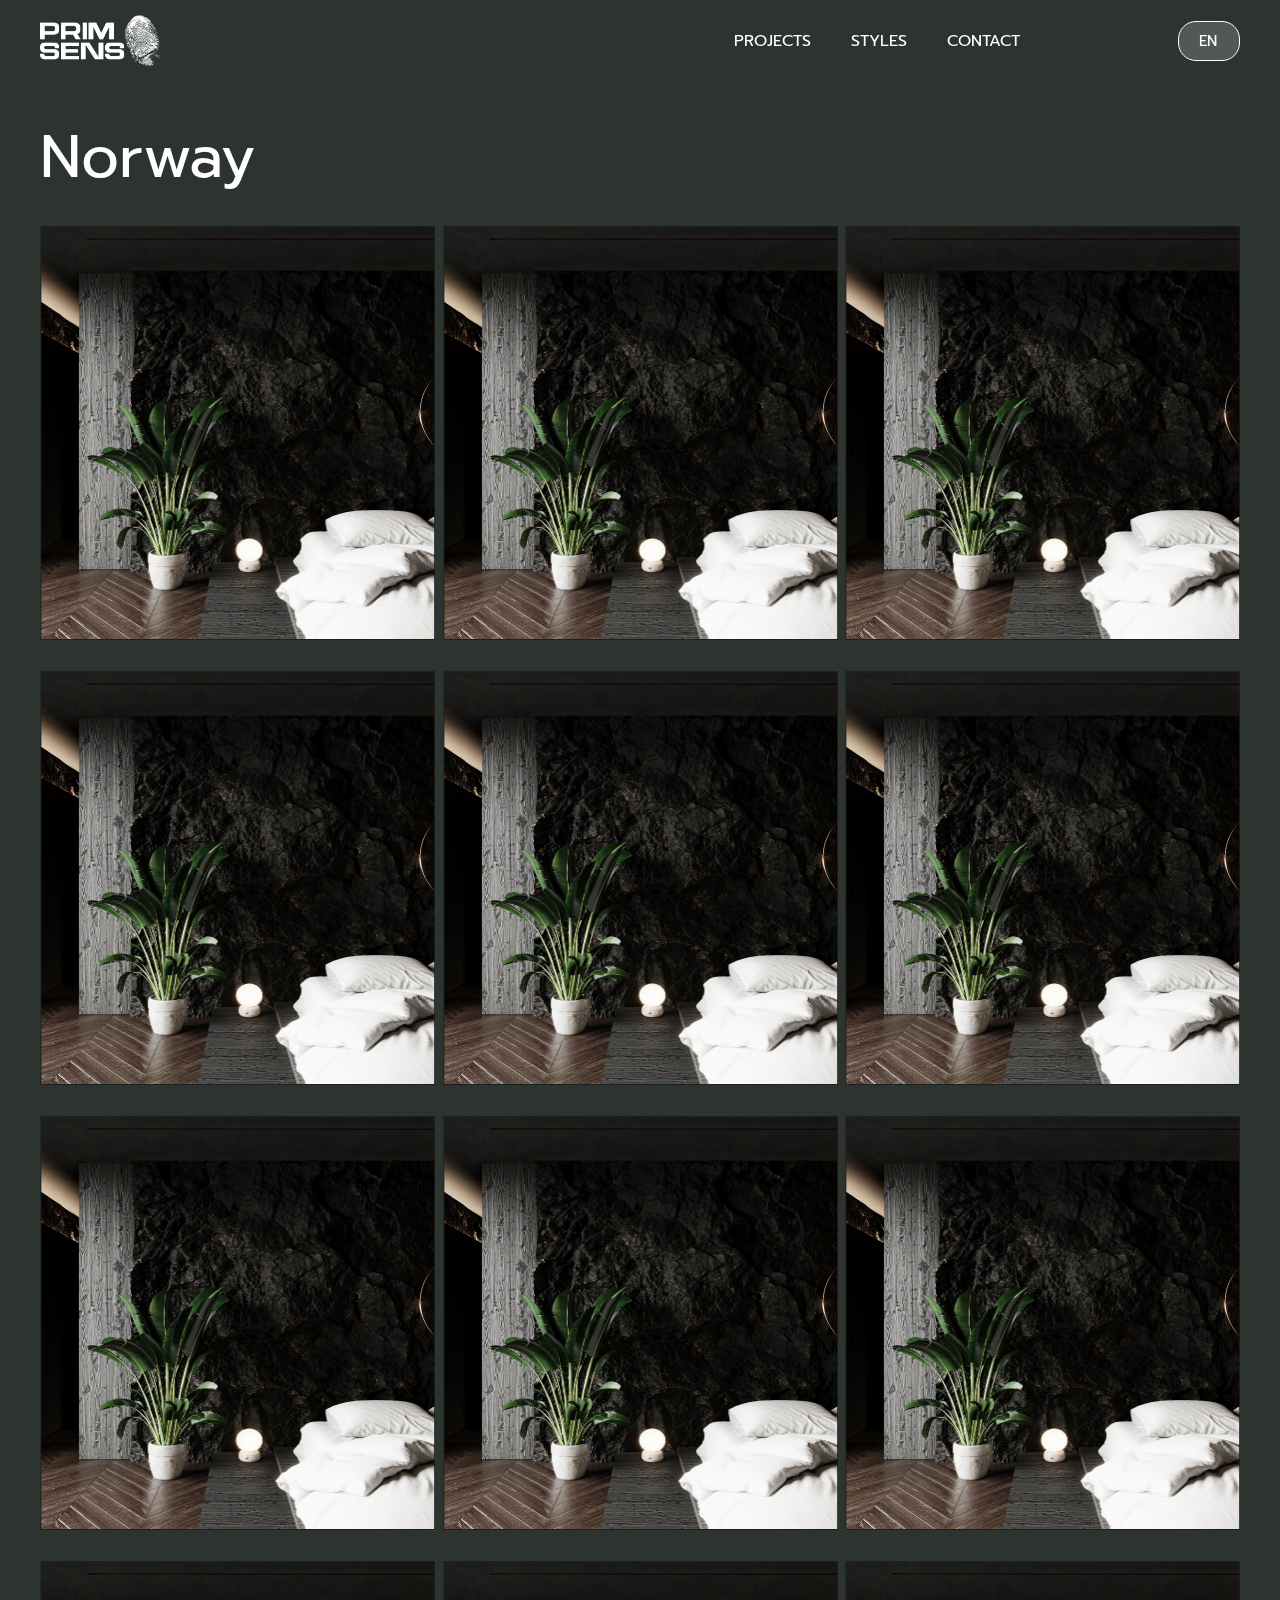
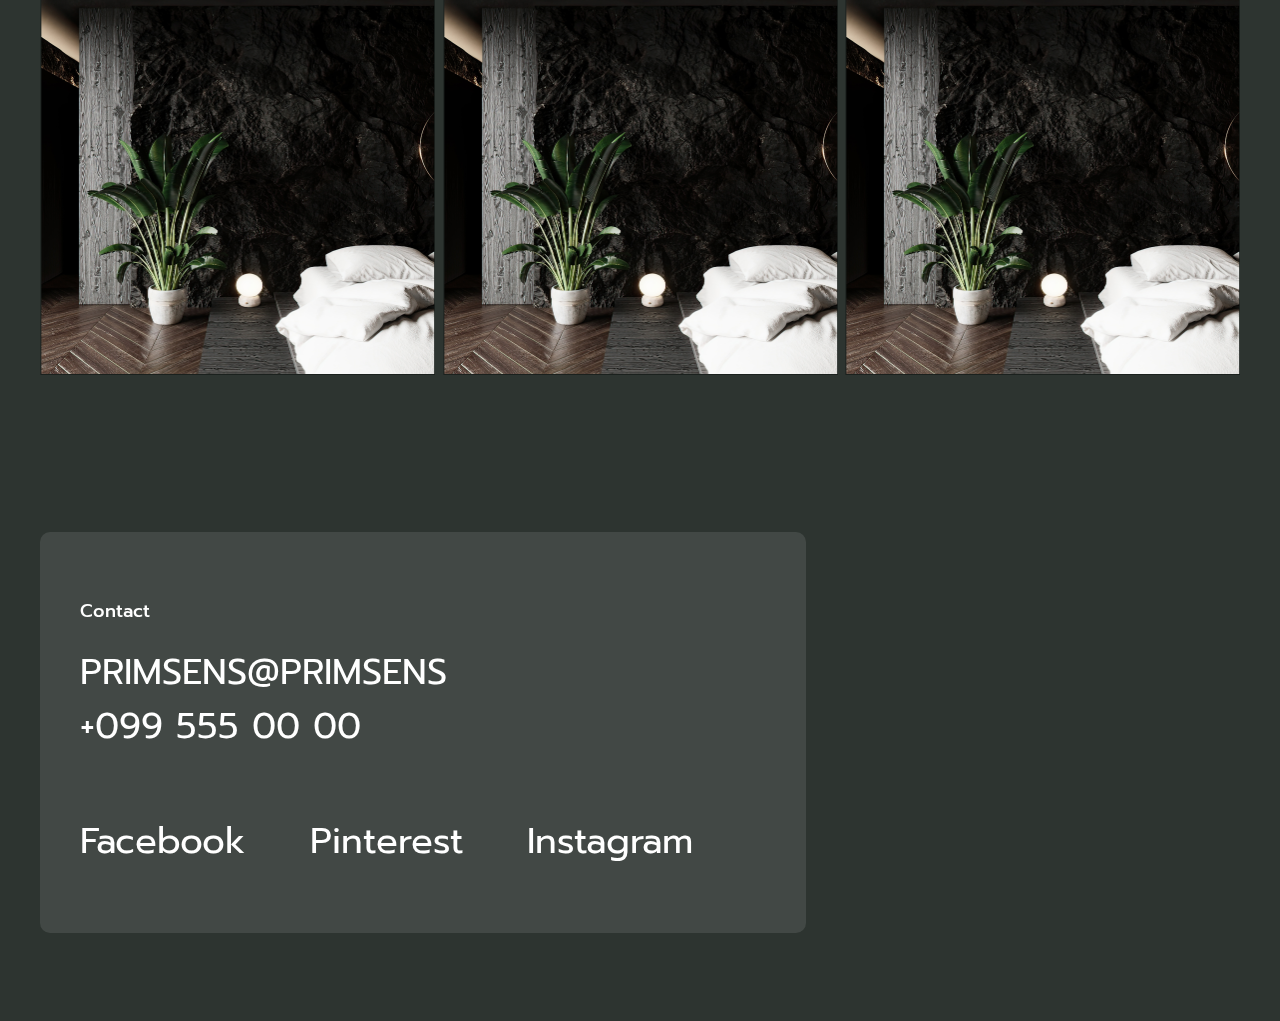
<file: style-norway.html>
<!DOCTYPE html>
<html lang="en">
<head>
    <meta charset="UTF-8">
    <meta name="viewport" content="width=device-width, initial-scale=1.0">

    <title>PrimSens</title>

    <link rel="preconnect" href="https://fonts.googleapis.com">
    <link rel="preconnect" href="https://fonts.gstatic.com" crossorigin>
    <link href="https://fonts.googleapis.com/css2?family=Prompt:ital,wght@0,100;0,200;0,300;0,400;0,500;0,600;0,700;0,800;0,900;1,100;1,200;1,300;1,400;1,500;1,600;1,700;1,800;1,900&display=swap" rel="stylesheet">
    
    <link rel="stylesheet" href="./styles/style.css">

</head>
<body>
    <header>
        <div class="header-container">
        <a href="./index.html"><div class="logo"><img src="./images/logo.png" alt="logo"></div></a>
        

    <nav>
        <div class="navbar">
            <ul class="navbar-links">
                <li><a href="./index.html">PROJECTS</a></li>
                <li> <a href="./out-styles.html">STYLES</a></li>
                <li><a href="#footer">CONTACT</a></li>
            </ul>

            <div class="navbar-tumbler">
                
                <select id="languageDropdown" onchange="updateSelectedLanguage()">
                    <option value="EN">EN</option>
                    <option value="UA">UA</option>
                </select>


            </div>
        </div>
    </nav>

    <div class="burger-menu" id="burger-menu">
        <div class="logo logo-burger"><img src="./images/logo.png" alt="logo"></div>
        <ul>
            <li><a href="./index.html">PROJECTS</a></li>
            <li><a href="./out-styles.html">STYLES</a></li>
            <li><a href="#footer">CONTACT</a></li>
        </ul>

        <div class="dropdown-menu">
            <select id="languageDropdown" onchange="updateSelectedLanguage()">
                <option value="EN">EN</option>
                <option value="UA">UA</option>
            </select>

            <div class="dropdown-links">
                <a href="#">Facebook</a>
                <a href="#">Pinterest</a>
                <a href="#">Instagram</a>
            </div>
        </div>

    </div>
    <div class="burger-icon" id="burger-icon">
        <div class="burger-stick burger-stick1"></div>
        <div class="burger-stick burger-stick2"></div>
    </div>

    </header>

    <main>
        <div class="styles-container">
            <h2 class="our-styles-h2">Norway</h2>
    
            <div class="styles-wrapper">
                <div> <a href="./norway.html"><img src="./images/norway.png" alt="" class="style-image"></a></div>
                <div><a href="./norway.html"><img src="./images/norway.png" alt="" class="style-image"></a></div>
                <div><a href="./norway.html"><img src="./images/norway.png" alt="" class="style-image"></a></div>
            </div>
    
            <div class="styles-wrapper">
                <div><a href="./norway.html"><img src="./images/norway.png" alt="" class="style-image"></a></div>
                <div><a href="./norway.html"><img src="./images/norway.png" alt="" class="style-image"></a></div>
                <div><a href="./norway.html"><img src="./images/norway.png" alt="" class="style-image"></a></div>
            </div>
    
            <div class="styles-wrapper">
                <div><a href="./norway.html"><img src="./images/norway.png" alt="" class="style-image"></a></div>
                <div><a href="./norway.html"><img src="./images/norway.png" alt="" class="style-image"></a></div>
                <div><a href="./norway.html"><img src="./images/norway.png" alt="" class="style-image"></a></div>
            </div>
    
            <div class="styles-wrapper">
                <div><a href="./norway.html"><img src="./images/norway.png" alt="" class="style-image"></a></div>
                <div><a href="./norway.html"><img src="./images/norway.png" alt="" class="style-image"></a></div>
                <div><a href="./norway.html"><img src="./images/norway.png" alt="" class="style-image"></a></div>
            </div>
    
        </div>
    </main>
    
    <a name="footer"></a>

    <footer>
        <div class="footer-container">
            <div class="footer-contact">
                <div class="footer-contact-tel-mail">
                    <p>Contact</p>
                    <a href="mailto:PRIMSENS@PRIMSENS">PRIMSENS@PRIMSENS</a>
                    <a href="tel:+099 555 00 00">+099 555 00 00</a>
                </div>


                <div class="footer-contact-links-div">
                    <ul class="footer-contact-links">
                        <li>
                            <a href="#">Facebook</a>
                        </li>
                        <li>
                            <a href="#">Pinterest</a>
                        </li>
                        <li>
                            <a href="#">Instagram</a>
                        </li>
                    </ul>
                </div>
            </div>
        </div>
    </footer>

    <script src="./burger-menu.js"></script>
</file>
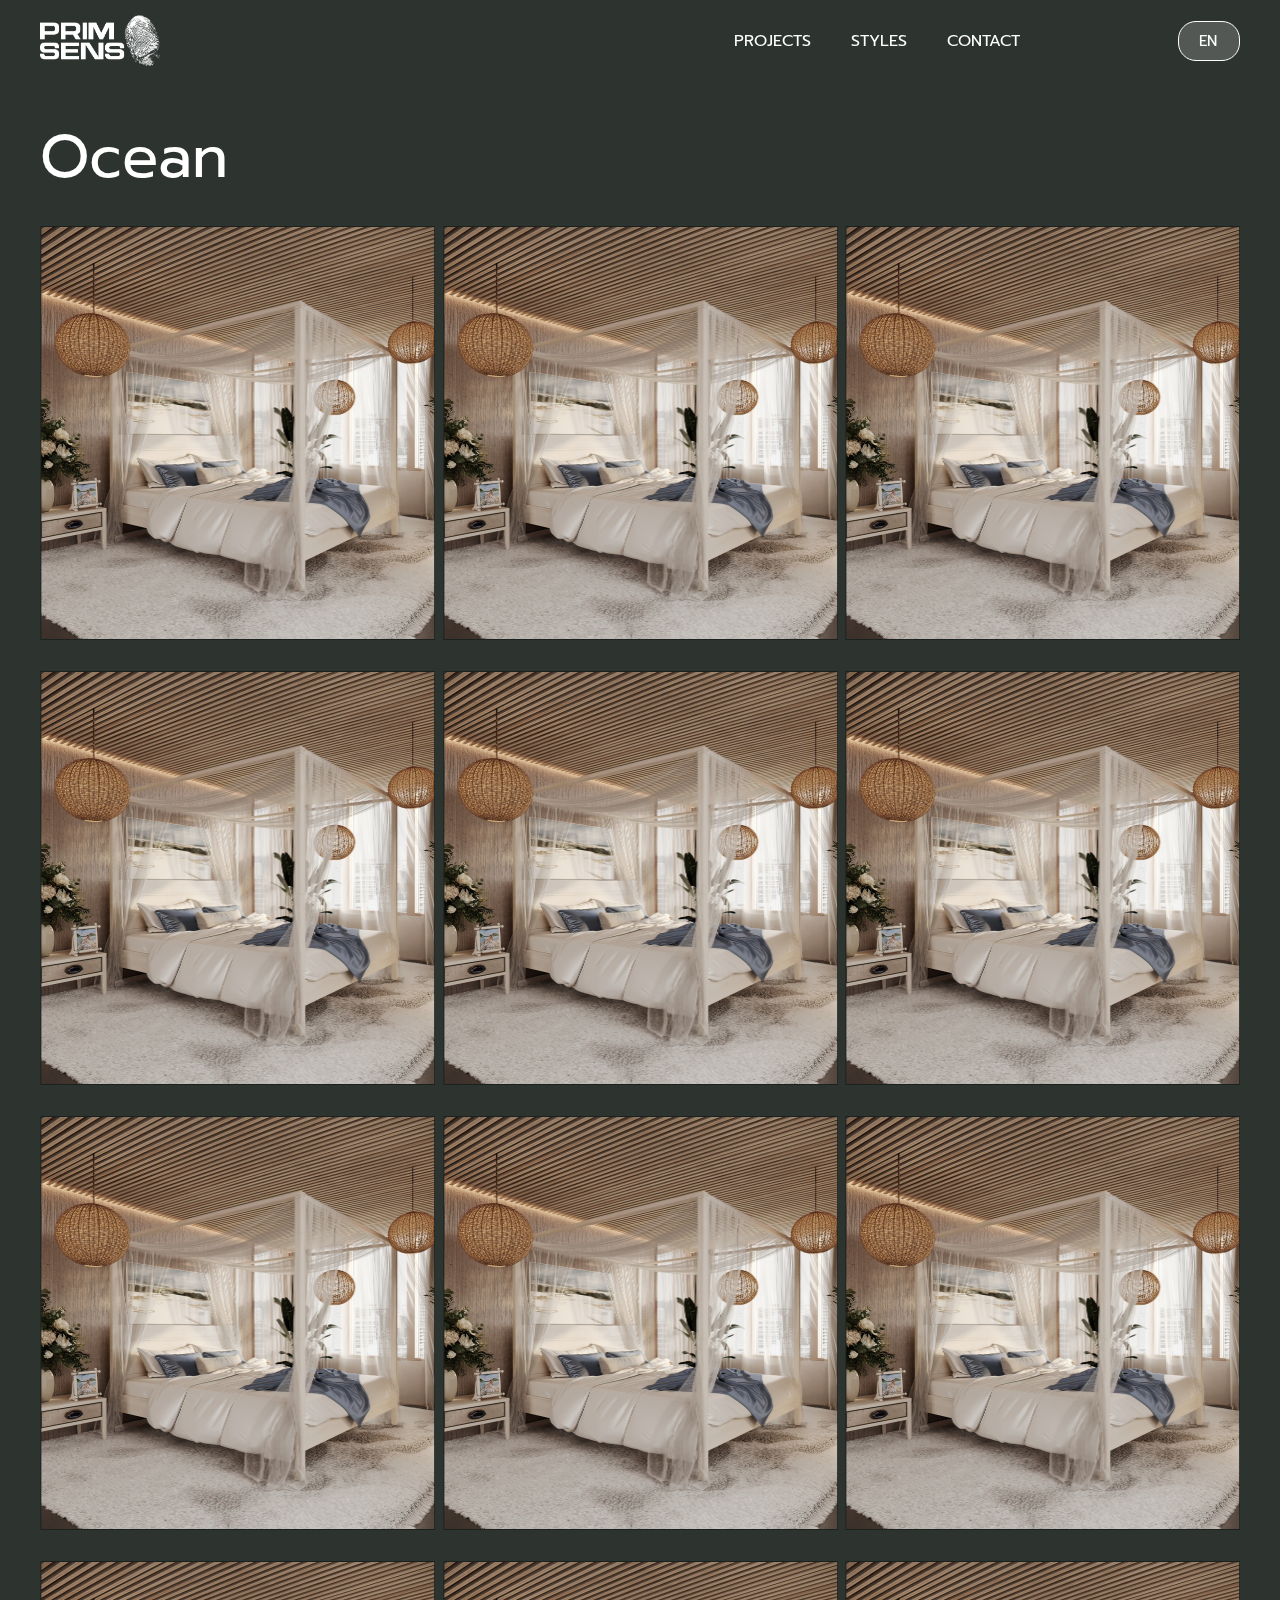
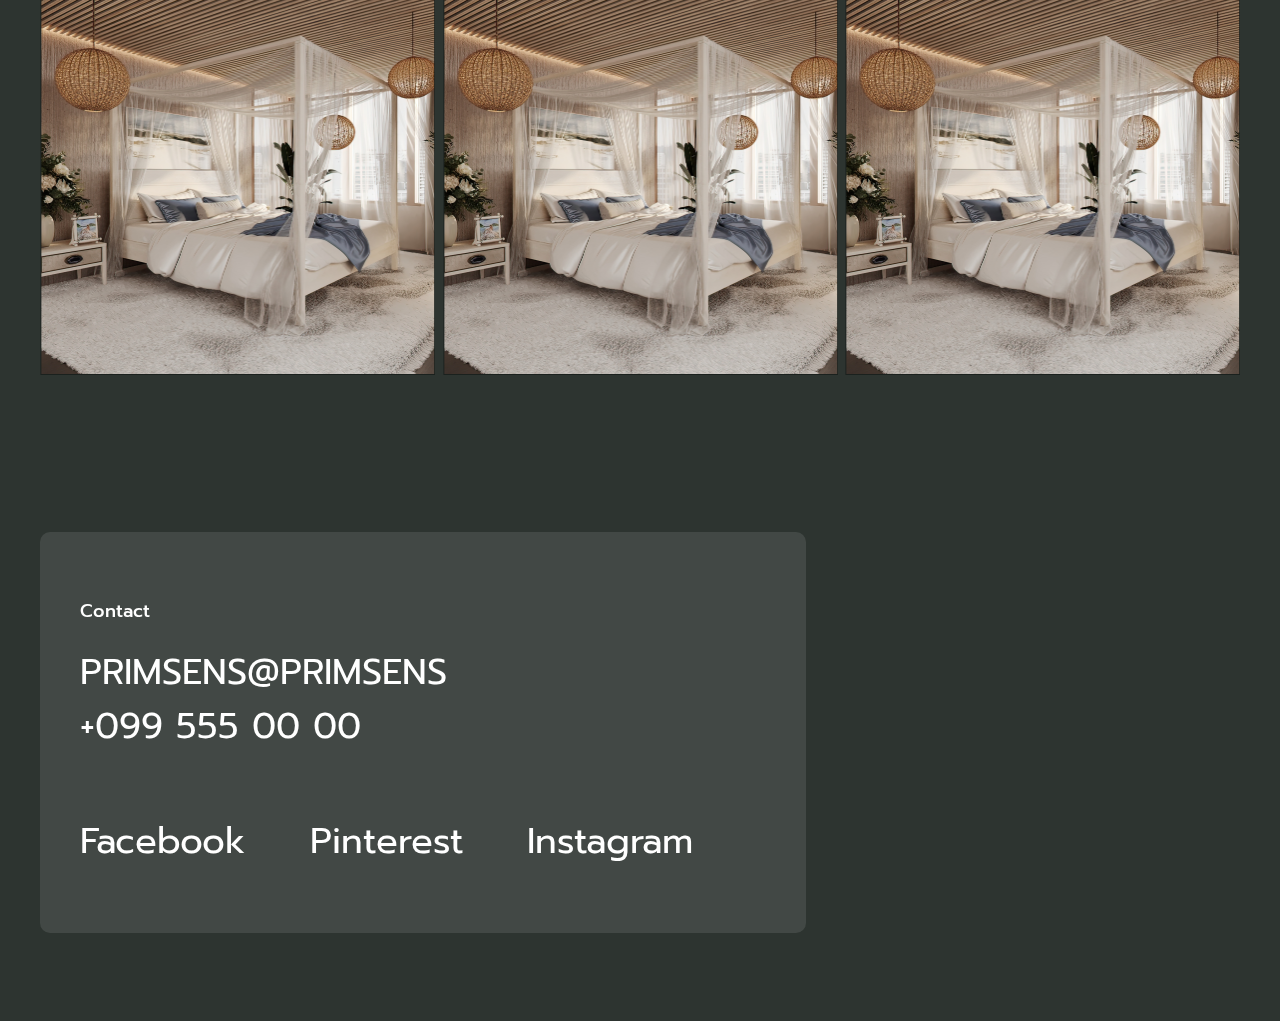
<file: style-ocean.html>
<!DOCTYPE html>
<html lang="en">
<head>
    <meta charset="UTF-8">
    <meta name="viewport" content="width=device-width, initial-scale=1.0">

    <title>PrimSens</title>

    <link rel="preconnect" href="https://fonts.googleapis.com">
    <link rel="preconnect" href="https://fonts.gstatic.com" crossorigin>
    <link href="https://fonts.googleapis.com/css2?family=Prompt:ital,wght@0,100;0,200;0,300;0,400;0,500;0,600;0,700;0,800;0,900;1,100;1,200;1,300;1,400;1,500;1,600;1,700;1,800;1,900&display=swap" rel="stylesheet">
    
    <link rel="stylesheet" href="./styles/style.css">

</head>
<body>
    <header>
        <div class="header-container">
        <a href="./index.html"><div class="logo"><img src="./images/logo.png" alt="logo"></div></a>
        

    <nav>
        <div class="navbar">
            <ul class="navbar-links">
                <li><a href="./index.html">PROJECTS</a></li>
                <li> <a href="./out-styles.html">STYLES</a></li>
                <li><a href="#footer">CONTACT</a></li>
            </ul>

            <div class="navbar-tumbler">
                
                <select id="languageDropdown" onchange="updateSelectedLanguage()">
                    <option value="EN">EN</option>
                    <option value="UA">UA</option>
                </select>


            </div>
        </div>
    </nav>

    <div class="burger-menu" id="burger-menu">
        <div class="logo logo-burger"><img src="./images/logo.png" alt="logo"></div>
        <ul>
            <li><a href="./index.html">PROJECTS</a></li>
            <li><a href="./out-styles.html">STYLES</a></li>
            <li><a href="#footer">CONTACT</a></li>
        </ul>

        <div class="dropdown-menu">
            <select id="languageDropdown" onchange="updateSelectedLanguage()">
                <option value="EN">EN</option>
                <option value="UA">UA</option>
            </select>

            <div class="dropdown-links">
                <a href="#">Facebook</a>
                <a href="#">Pinterest</a>
                <a href="#">Instagram</a>
            </div>
        </div>

    </div>
    <div class="burger-icon" id="burger-icon">
        <div class="burger-stick burger-stick1"></div>
        <div class="burger-stick burger-stick2"></div>
    </div>

    </header>

    <main>
        <div class="styles-container">
            <h2 class="our-styles-h2">Ocean</h2>
    
            <div class="styles-wrapper">
                <div> <a href="./norway.html"><img src="./images/ocean.png" alt="" class="style-image"></a></div>
                <div><a href="./norway.html"><img src="./images/ocean.png" alt="" class="style-image"></a></div>
                <div><a href="./norway.html"><img src="./images/ocean.png" alt="" class="style-image"></a></div>
            </div>
    
            <div class="styles-wrapper">
                <div><a href="./norway.html"><img src="./images/ocean.png" alt="" class="style-image"></a></div>
                <div><a href="./norway.html"><img src="./images/ocean.png" alt="" class="style-image"></a></div>
                <div><a href="./norway.html"><img src="./images/ocean.png" alt="" class="style-image"></a></div>
            </div>
    
            <div class="styles-wrapper">
                <div><a href="./norway.html"><img src="./images/ocean.png" alt="" class="style-image"></a></div>
                <div><a href="./norway.html"><img src="./images/ocean.png" alt="" class="style-image"></a></div>
                <div><a href="./norway.html"><img src="./images/ocean.png" alt="" class="style-image"></a></div>
            </div>
    
            <div class="styles-wrapper">
                <div><a href="./norway.html"><img src="./images/ocean.png" alt="" class="style-image"></a></div>
                <div><a href="./norway.html"><img src="./images/ocean.png" alt="" class="style-image"></a></div>
                <div><a href="./norway.html"><img src="./images/ocean.png" alt="" class="style-image"></a></div>
            </div>
    
        </div>
    </main>
    
    <a name="footer"></a>

    <footer>
        <div class="footer-container">
            <div class="footer-contact">
                <div class="footer-contact-tel-mail">
                    <p>Contact</p>
                    <a href="mailto:PRIMSENS@PRIMSENS">PRIMSENS@PRIMSENS</a>
                    <a href="tel:+099 555 00 00">+099 555 00 00</a>
                </div>


                <div class="footer-contact-links-div">
                    <ul class="footer-contact-links">
                        <li>
                            <a href="#">Facebook</a>
                        </li>
                        <li>
                            <a href="#">Pinterest</a>
                        </li>
                        <li>
                            <a href="#">Instagram</a>
                        </li>
                    </ul>
                </div>
            </div>
        </div>
    </footer>

    <script src="./burger-menu.js"></script>
</file>
<file: styles/style.css>
*{
  margin: 0;
  padding: 0;
  box-sizing: border-box;
  text-decoration: none;
  list-style: none;
  font-family: 'Prompt', sans-serif;
  scroll-behavior: smooth;
}
body{
background-color: #2D3430;
cursor: url(../images/curosor-arrow.svg), auto;
}
.wrapper{
overflow-x: hidden;
}
header{
position: sticky;
top: 0;
backdrop-filter: blur(7px);
-webkit-backdrop-filter: blur(7px);
z-index: 1;


}
.header-container{
  display: flex;
  align-items: center;
  justify-content: space-between;
  margin: auto;
  max-width: 1248px;
  padding-right: 24px;
  padding-left: 24px;
  padding-top: 15px;

}
.logo img{
  height: 52px;
  width: 120px;
  display: block;
}
.navbar-links a{
  color: #FFF;
  font-size: 16px;
  font-style: normal;
  font-weight: 400;
  line-height: 16px; /* 100% */
}
.navbar-tumbler img{
  height: 34px;
  width: 34px;
}
.navbar-tumbler{
display: flex;
align-items: center;
gap: 8px;
}
.tg-icon{
border-radius: 18px;
border: 1px solid #FFF;
background: rgba(217, 217, 217, 0.22);
backdrop-filter: blur(2px);
display: flex;
width: 68px;
height: 34px;
align-items: center;
justify-content: space-between;
width: 68px;
}
.tg-icon svg{
margin: 10px 5px 9px 13px; 
}
.navbar{
  width: 506px;
  display: flex;
  justify-content: space-between;
}
.navbar-links{
  display: flex;
  justify-content: space-between;
  align-items: center;
  gap: 40px;

}
.herosection-container{
  max-width: 1248px;
  margin: auto;
  padding-right: 24px;
  padding-left: 24px;
}
.herosection-first-block{
  display: flex;
  align-items: center;
  justify-content: space-between;
}
.rectangle{
  height: 5px;
  background-color: #fff;
  display: block;
  width: clamp(16px, 17vw, 268px);;
  margin-right: 13px;
}
.herosection-second-block-p{
  font-size: clamp(16px, 5vw, 70px);
  font-style: normal;
  font-weight: 400;
  color: #FFF;
}
.herosection-second-block{
  display: flex;
  align-items: center;
  justify-content: space-between;
  margin-top: -160px;
}
.num{
  font-size: 16px;
  font-style: normal;
  font-weight: 400;
  color: #FFF;
  margin-top: -10px;
}
.right-align-text{
  color: #FFF;
  text-align: right;
  font-size: clamp(16px, 5vw, 70px);
  font-style: normal;
  font-weight: 400;
  line-height: 25px;
}
.interior-design{
  font-size: 16px;
font-style: normal;
font-weight: 400;
color: #797979;
margin-top: -220px;
}
.photo{
  background-image: url(../images/meteorit.png);
  background-size: cover;
  width: 633px;
  height: 537px;
  background-repeat: no-repeat;

}
.right-align-text{
  margin-bottom: 150px;
}
.new-arrivals{
  max-width: 429px;
  display: flex;
  flex-direction: column;
  align-items: flex-start;
  gap: 36px;
}
.new-arrivals-first{
  width: 429px;
  display: flex;
  justify-content: space-between;
}
.new-arrivals-first-p{
  font-size: 60px;
  font-style: normal;
  font-weight: 400;
  color: #FFF;   
}
.new-arrivals-second-p{
font-size: 16px;
font-style: normal;
font-weight: 400;
line-height: normal;
color: #FFF; 
text-align: right;
}




/*Slider*/
.swiper {
width: 700px;
height: 450px;
margin: auto;
border-radius: 25px;
z-index: 0;
}

.slider-wrapper {
width: 600px;
margin: auto;
}

.swiper-slide {
text-align: center;
font-size: 18px;
display: flex;
justify-content: center;
align-items: center;
}

.swiper-buttons {
width: 100px;
display: flex;
justify-content: space-between;
align-items: center;
}

.slider-button-container {
display: flex;
align-items: center;
justify-content: space-between;
margin-right: 15px;
margin-left: 15px;
}

.custom-prev,
.custom-next {
color: white;
cursor: pointer;
width: 40px;
height: 40px;
display: flex;
justify-content: center;
align-items: center;
font-size: 22px;
}

.custom-prev.inactive,
.custom-next.inactive {
  color: gray;
  opacity: 0.5;
}

.swiper-slide-content {
width: 330px;
height: 420px;
display: flex;
align-items: center;
justify-content: center;

border-radius: 25px;
}

/* Прогресс-бар */
.swiper-pagination-progressbar.swiper-pagination-horizontal {
width: 150px;
height: 6px;
background-color: #2D3430;
}

.custom-swiper-pagination {
height: 5px;
border-radius: 2px;
overflow: hidden;
position: relative;
}

/* Полоса прогресс-бара */
.swiper-pagination-progressbar .swiper-pagination-progressbar-fill {
background-color: white;
}



/* Для центрирования контейнера кнопок и прогресс-бара */
.slider-button-container {
display: flex;
margin-right: 15px;
margin-left: 15px;
}
.sw-cont{
display: flex;
align-items: center;
justify-content: space-between;
width: 700px;
}
.slider-img{
height: 420px;
width: 330px;
}
.flex{
display: flex;
justify-content: space-between;
align-items: center;
margin-bottom: 150px;
}

.view-all a{
color: #FFF;
font-size: 16px;
font-style: normal;
font-weight: 600;
line-height: normal;
letter-spacing: 0.8px;

}
.paragraph{
color: #FFF;

/* BODY1 */
font-family: Prompt;
font-size: 16px;
font-style: normal;
font-weight: 400;
}
.designed-for-you{
display: flex;
justify-content: space-between;
align-items: center;
}
.designed-for-you-flex{
display: flex;
justify-content: space-between;
width: 570px;
color: #FFF;
}
.designed-for-you-flex h2{
font-size: 60px;
font-style: normal;
font-weight: 400;
}
.align-text{
width: 565px;
color: #FFF;
font-size: 16px;
font-style: normal;
font-weight: 400;
}
.faq-h2-head{
font-size: 60px;
font-style: normal;
font-weight: 400;
color: #FFF;
margin-top: 130px;
margin-bottom: 32px;
}
.accordeon{

max-width: 1200px;
border-top: 1px solid #FFF;
border-bottom: 1px solid fff;
margin: auto;

}

.accordeon-heading h2{
color: #FFF;

font-family: Prompt;
font-size: 60px;
font-style: normal;
font-weight: 300;
line-height: 106.67px; /* 177.783% */
text-transform: uppercase;

}
.accordeon-heading {
display: flex;
align-items: center;
justify-content: space-between;
}
.faq-flex{
display: flex;
justify-content: space-between;
width: 450px;
align-items: center;
}
.faq-flex p{
color: #FFF;
font-family: Prompt;
}
#div1, #div2, #div3, #div4, #div5{
margin: auto;
max-width: 930px;
text-align: left;
color: #FFF;
font-family: Prompt;
font-size: 16px;
font-style: normal;
font-weight: 300;
line-height: normal;

}

.svg-icon,
.svg-icon2, 
.svg-icon3,
.svg-icon4,
.svg-icon5 {
transition: transform 0.3s ease;
}

.svg-icon.rotated,
.svg-icon2.rotated,
.svg-icon3.rotated, 
.svg-icon4.rotated,
.svg-icon5.rotated{
transform: rotate(45deg); /* Поворот на 45 градусов, чтобы получился крестик */
}
.accordeon-content p{
margin-bottom: 20px;
}
.footer-container{

max-width: 1248px;
padding-right: 24px;
padding-left: 24px;
margin: auto;
margin-top: 150px;
margin-bottom: 88px;
}
.footer-contact{
display: flex;
flex-direction: column;
justify-content: center;
width: 766px;
height: 401px;
padding: 40px;

border-radius: 10px;
border: 1px rgba(255, 255, 255, 0.10);

background: rgba(255, 255, 255, 0.10);

backdrop-filter: blur(14.699999809265137px);

}
.footer-contact-links{
display: flex;
justify-content: space-between;
align-items: center;
width: 613px;
margin-top: 61px;
}
.footer-contact-links a{
color: #FFF;

/* HYPERLINK */
font-family: Prompt;
font-size: 36px;
font-style: normal;
font-weight: 400;
}
.footer-contact-tel-mail{
display: flex;
flex-direction: column;
}
.footer-contact-tel-mail a{
color: #FFF;

/* HYPERLINK */
font-family: Prompt;
font-size: 36px;
font-style: normal;
font-weight: 400;
}
.footer-contact-tel-mail p{
color: #FFF;

/* H3 */
font-family: Prompt;
font-size: 18px;
font-style: normal;
font-weight: 500;
margin-bottom: 20px;
}








/* Скрываем бургер-меню по умолчанию */
.burger-menu {
display: none;
position: fixed;
top: 0;
left: 0;
width: 100vw; /* Занимает всю ширину экрана */
height: 100vh; /* Занимает всю высоту экрана */
background-color: #2D3430;
color: #fff;
z-index: 1000;
text-align: center;
}

.burger-menu ul {
list-style-type: none;
padding: 0;
margin-top: 100px; /* Можно настроить в зависимости от того, где вы хотите расположить элементы */
}

.burger-menu ul li {
margin: 56px 0;
}

.burger-menu ul li a {
color: #fff;
font-family: Prompt;
font-size: 32px;
font-style: normal;
font-weight: 400;
}

/* Иконка бургера */
.burger-icon {
display: none;
width: 69px;
height: 40px;
cursor: pointer;
color: #fff;
position: relative;
top: 0px;
right: 0px;
z-index: 1001;
border-radius: 10px;
border: 1px solid rgba(255, 255, 255, 0.10);
background: rgba(255, 255, 255, 0.10);
backdrop-filter: blur(14.699999809265137px);

}
.burger-stick{
background-color: #fff;
width: 33px;
height: 1.5px;
margin: auto;
margin-top: 2.5px;
position: absolute;
left: 0;
right: 0;
height: 2px;
transition: all 0.3s ease-in-out;
}
.no-scroll {
overflow: hidden;
position: fixed; /* Фиксируем положение для предотвращения прокрутки */
top: 0;
left: 0;
right: 0;
bottom: 0;
}

.burger-stick:nth-child(1) {
top: 10px;
}

.burger-stick:nth-child(2) {
top: 22px;
}

.burger-stick:nth-child(3) {
top: 24px;
}

.burger-icon.active .burger-stick {
left: 0;
transition: all 0.3s ease-in-out;
}

.burger-icon.active .burger-stick:nth-child(1) {
transform: rotate(45deg);
top: 16px;
}

.burger-icon.active .burger-stick:nth-child(2) {
transform: rotate(-45deg);
top: 16px;
}

.burger-icon.active .burger-stick:nth-child(3) {
opacity: 0;
}
.logo-burger{
margin-top: 15px;
text-align: left;
padding-left: 24px;
}

#languageDropdown{
  padding: 8px 20px;
  border-radius: 18px;
border: 1px solid #FFF;

background: rgba(217, 217, 217, 0.22);

backdrop-filter: blur(2px);
cursor: pointer;
font-size: 15px;
appearance: none;
color: #FFF;
}

.dropdown-menu{
  text-align: left;
  margin-left: 23px;
  margin-top: 80px;
}
.faq-h2-head-mobile{
display: none;
color: #FFF;

/* BODY3 */
font-family: Prompt;
font-size: 40px;
font-style: normal;
font-weight: 300;
width: 300px;
margin: auto;

margin-top: 37px;
margin-bottom: 37px;

}


.style-image{
width: 395px;
height: 414px;
}
.styles-wrapper{
display: flex;
justify-content: space-between;
margin-bottom: 24px;
}
.styles-container{
max-width: 1248px;
padding-right: 24px;
padding-left: 24px;
margin: auto;
}
.our-styles-h2{
margin-top: 45px;
margin-bottom: 24px;
color: #FFF;
font-size: 60px;
font-style: normal;
font-weight: 400;
}


.main-norway{
  margin: auto;
  max-width: 1248px;
  padding-right: 24px;
  padding-left: 24px;
  margin-top: 45px;
}
.norway-photo-div{
text-align: right;
}
.norway-photo{
  width: 985px;
  height: 471px;
  text-align: right;
}
.norway-paragraph-one-p{
  font-size: 18px;
  font-style: normal;
  font-weight: 300;
  width: 713px;
  color: #FFF;
  margin-top: -480px;
  line-height: 23px;
  margin-bottom: 118px;

}
.span-margin{
margin-left: 25px;
}
.span-scope{
  font-size: 40px;
}

.norway-paragraph-two-p{
  font-size: 60px;
  font-style: normal;
  font-weight: 400;
  color: #FFF;
}
.norway-paragraph-three-p{
  font-size: 200px;
  font-style: normal;
  font-weight: 300;
  line-height: 150px;
  color: #FFF;
}
.norway-paragraph-two{
  display: flex;
  justify-content: space-between;
}
.norway-paragraph-two-photo{
  margin-top: 30px;
  width: 484px;
  height: 612px;
}
.norway-paragraph-two-p-two{
  font-size: 18px;
  font-style: normal;
  font-weight: 300;
  width: 700px;
  color: #FFF;
  line-height: 23px;
}
.norway-p-margin{
margin-top: 330px;
}








.slider-two {
  position: relative;
  max-width: 1200px;
  height: 420px;
  margin: 50px auto 0;
  user-select: none;
  touch-action: pan-y;
  color: #fff;
}


.slider-list-two {
  width: 1200px;
  height: 420px;
  overflow: hidden;

}

.slider-list-two.grab-two {
  cursor: grab;
}

.slider-list-two.grabbing-two{
  cursor: grabbing;
}

.slider-track-two {
  display: flex;
}

.slide-two {
  width: 320px;
  height: 420px;
  flex-shrink: 0;
  font-size: 15px;
  margin-right: 45px;
}

.slider-arrows-two {
  margin-top: 15px;
  text-align: center;
  
}

.next-two, .prev-two {
  background: none;
  border: none;
  margin: 0 10px;
  font-size: 30px;
  cursor: pointer;
  color: #fff;
}

.next-two.disabled-two, .prev-two.disabled-two {
  opacity: .25;
  pointer-events: none;
}
.slide-flex-two{
  display: flex;
  height: 420px;
  align-items: center;

}

.container-two img{
  width: 340px;
  height: 420px;
}

.mountain-norway{
  margin-top: 150px;
  width: 1200px;
}
.norway-photo-mobile{
  display: none;
}
.norway-paragraph-two-photo-mobile{
  display: none;
}
.dropdown-links{
  width: 320px;

  display: flex;
  justify-content: space-between;
  margin-top: 30px;
}
.dropdown-links a{
  font-size: 18px;
font-style: normal;
font-weight: 500;
color: #fff;
}

@media (max-width: 800px) {
  .burger-icon {
      display: block;
  }
}
.burger-menu.show {
  display: block;
}

@media (min-width: 801px) {
  .burger-menu, .burger-icon {
      display: none;
  }
}
@media (max-width: 800px) {
  nav{
    display: none;
  }
  .herosection-first-block{
    flex-direction: column-reverse;
    margin-top: 290px;
  }
  .interior-design{
   align-self: flex-start;
  }
  .photo{
    width: 320px;
    height: 280px;
    margin-top: -35px;
    align-self: flex-end;
    
  }

  .herosection-first-block svg{
    margin-top: -160px;
    width: 250px;
    z-index: 0;
    align-self: flex-start;
  }
  .herosection-second-block{
    margin-top: -50px;
  }
  .rectangle{
    height: 2px;
  background-color: #fff;
  display: block;
  width: clamp(16px, 25vw, 268px);
  margin-right: 13px;
  }
  .right-align-text{
    text-align: left;
    margin-bottom: 0;
  }
  .num{
    display: none;
  }
  .new-arrivals-first-p{
    font-size: 40px;
    margin-top: 78px;
  }
  .new-arrivals{
    max-width: 300px;
  }
  .paragraph{
    color: #A1A1A1;

font-family: Prompt;
font-size: 14px;
font-style: normal;
font-weight: 400;
line-height: normal;
width: 310px;
  }
  .view-all{
    display: none;
  }
  .flex{
    flex-direction: column;
  }
  .slider{
    max-width: 300px;
  }
  .slider-list{
    width: 300px;
  }
  .slide{
    margin-right: 0px;
  }
  .new-arrivals-second-p{
    display: none;
  }
  .designed-for-you{
    flex-direction: column;

  }
  .designed-for-you-flex{
    width: 300px;
  }
  .align-text{
    width: 264px;
    text-align: left;
    align-self: flex-end;
    color: #A1A1A1;

font-family: Prompt;
font-size: 16px;
font-style: normal;
font-weight: 400;
line-height: normal;
  }
  .designed-for-you-flex h2{
    width: 194px;
    font-size: 40px;
font-style: normal;
font-weight: 300;
margin-bottom: 32px;
  }
  .designed-for-you-flex p{
    display: none;
  }
  .img-design-destop{
    display: none;
  }
  .img-design-mobile{
    background-image: url(../images/design-mobile.png);
    height: 594px;
    width: 300px;
    background-size: contain;
    margin: auto;
    margin-top: 58px;

  }
  .faq-h2-head{
    display: none;
  }
  .faq-h2-head-mobile{
    display: block;
    font-size: 50px;
  }
  .accordeon-heading h2{
    font-size: 29px;
  }
  .svg-icon, .svg-icon2, .svg-icon3, .svg-icon4, .svg-icon5{
    width: 29px;
    height: 29px;
  }
  .faq-flex{
    width: 230px;
  }
  .footer-contact{
    width: 325px;
    margin: auto;
    font-size: 17px;
    height: 310px;
  }
  .footer-contact-links{
    width: 270px;
    
  }
  .footer-contact-links a{
    font-size: 16px;
    
  }
  .footer-contact-links-div{
    margin: auto;
  }
  .footer-contact{
    padding: 15px;
  }
  .footer-contact-tel-mail a{
    font-size: 17px;
  }

  .footer-contact-tel-mail p{
    margin-bottom: 0px;
  }
  .footer-contact-tel-mail{
    margin-top: 40px;
    gap: 10px;
  }
  .styles-wrapper{
    flex-direction: column;
    align-items: center;
    margin-bottom: 0px;
  }
  .style-image{
    width: 325px;
    height: 340px;
    margin-bottom: 24px;
  }
  .our-styles-h2{
    font-size: 24px;
  }
  .norway-photo{
    display: none;

  }
  .norway-photo-mobile{
    display: block;
    width: 340px;
    text-align: center;
    margin: auto;
  }
  .norway-paragraph-one-p{
    
    width: 340px;
    margin: auto;
    margin-top: -60px;
    font-size: 14px;
  }
  .slider-two{
    width: 320px;
  }
  .slider-list-two{
    width: 320px;
  }
  .slide-two{
    margin-right: 0px;
  }
  .wrapper-norway{
    overflow-x: hidden;
  }
  .norway-paragraph-two-p{
    font-size: 20px;
    margin-top: 30px;
  }
  .norway-paragraph-three-p{
    font-size: 90px;
    line-height: 100px;
  }
  .norway-paragraph-two{
    display: flex;
    flex-direction: column-reverse;
  }
  .norway-paragraph-two-photo-mobile{
    display: flex;
    align-self: flex-end;
    width: 274px;
    margin-top: 20px;
  }
  .norway-paragraph-two-photo{
    display: none;
  }
  .norway-paragraph-two-p-two{
    font-size: 14px;
    margin: auto;
    width: 320px;
  }
  .norway-p-margin{
    margin-top: 30px;
  }
  .span-scope{
    font-size: 20px;
  }
  .mountain-norway{
    width: 320px;
    margin: auto;
    margin-top: 150px;
    display: block;
  }

}
@media (max-width: 340px){
  .photo{
    width: 320px;
    height: 280px;
    margin-top: -35px;
    align-self: flex-start;
    
  }

}
</file>
